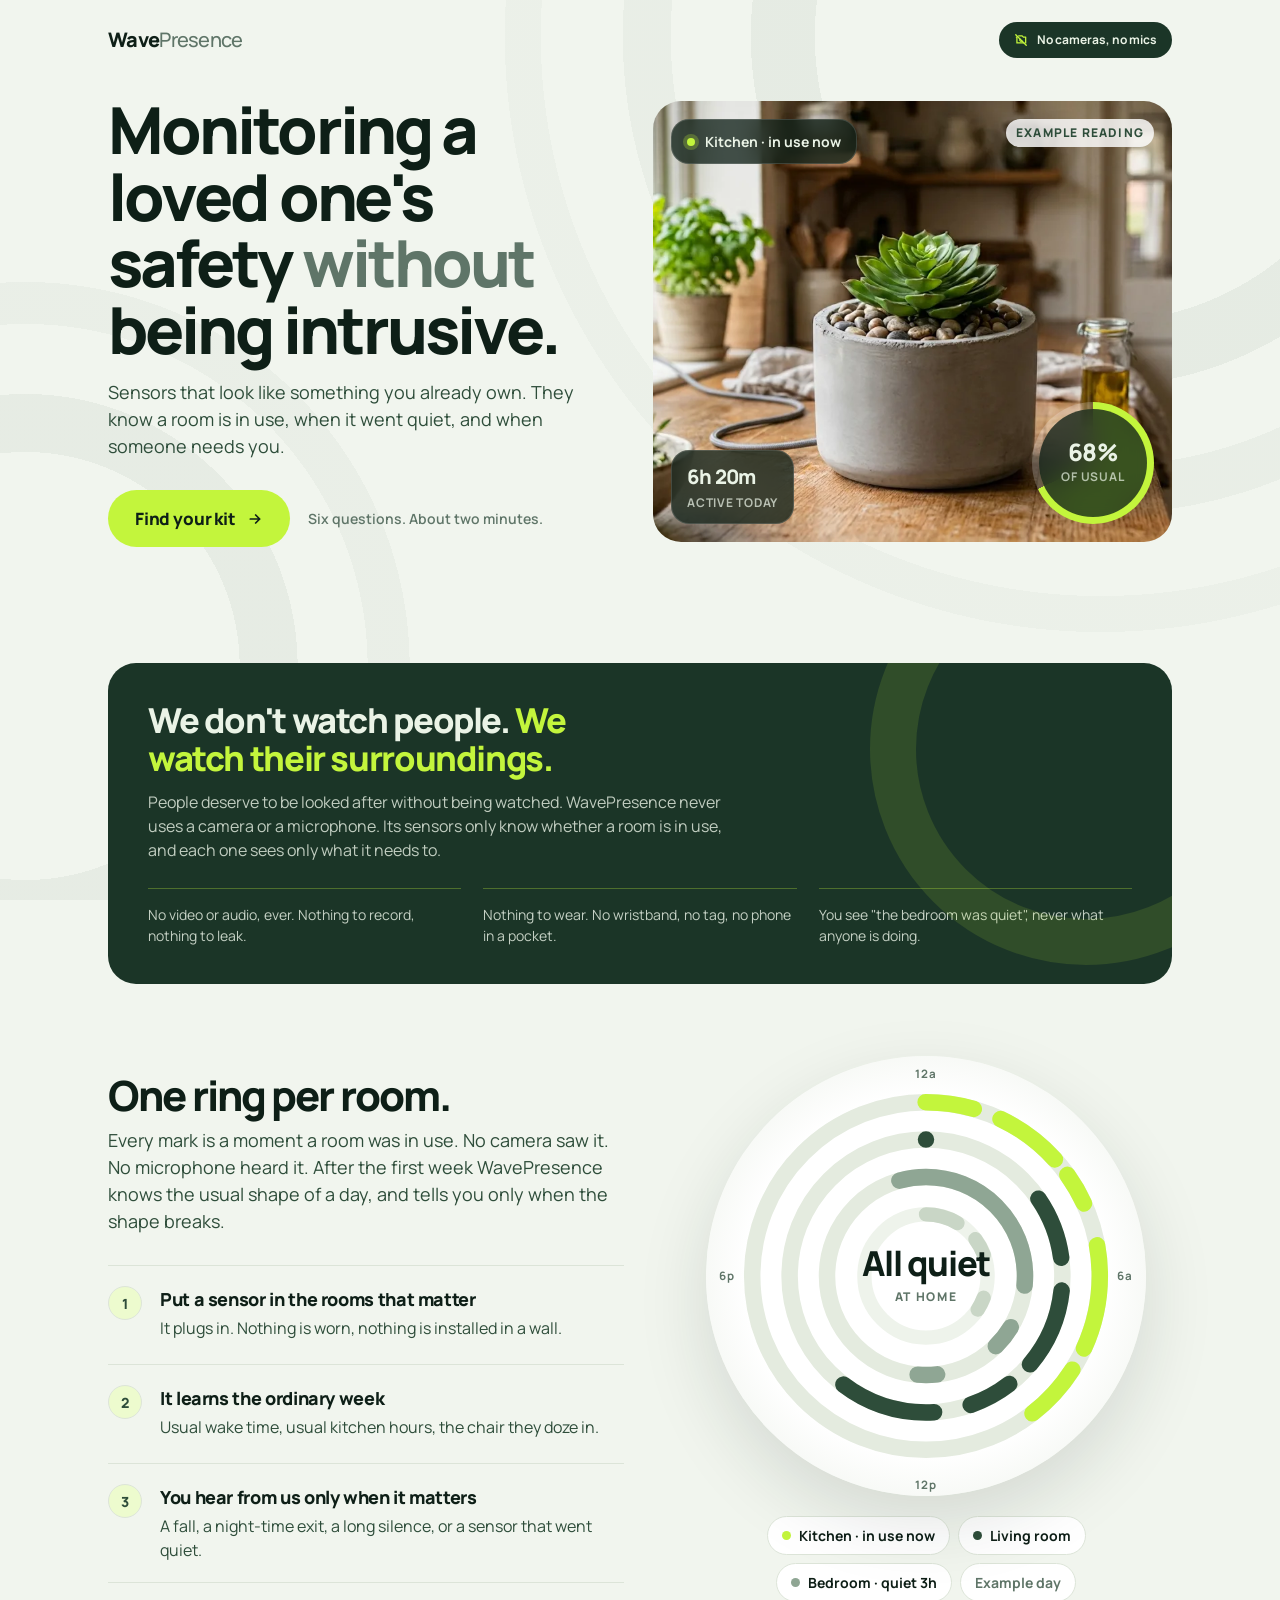
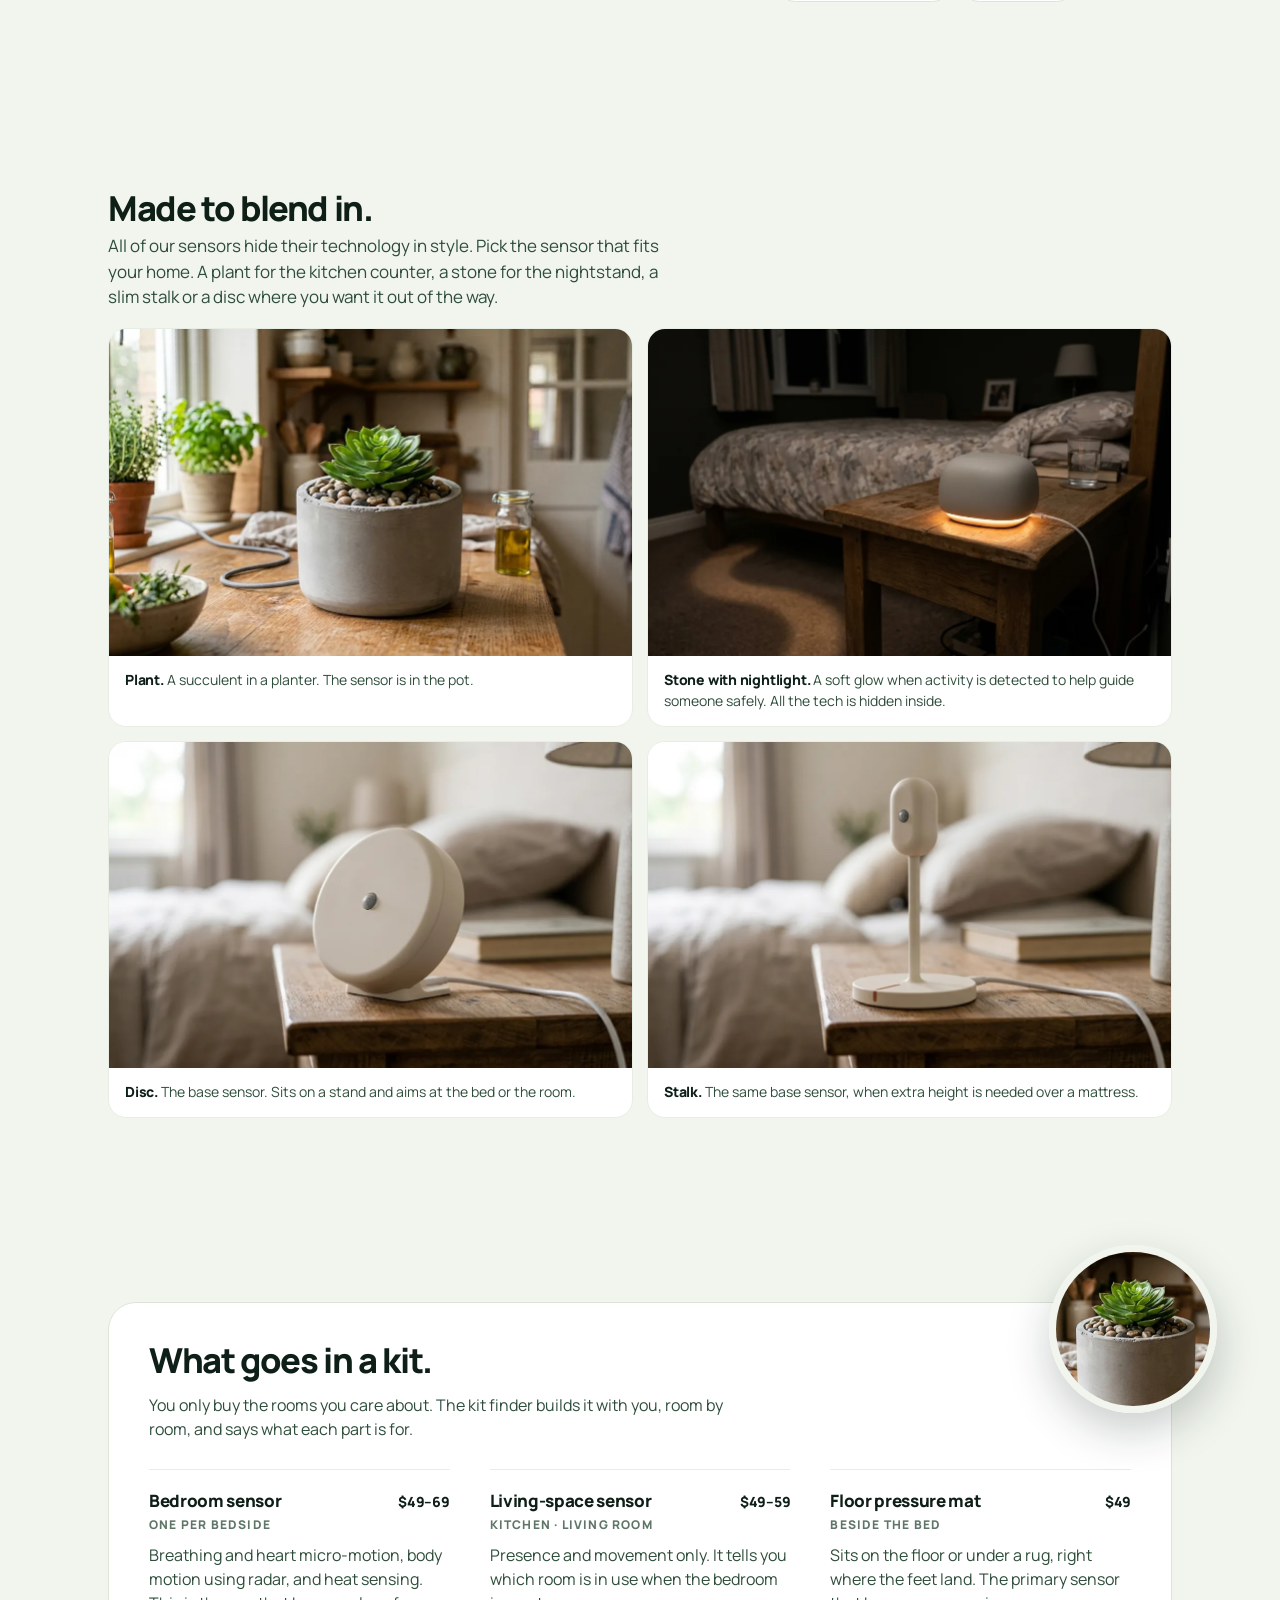
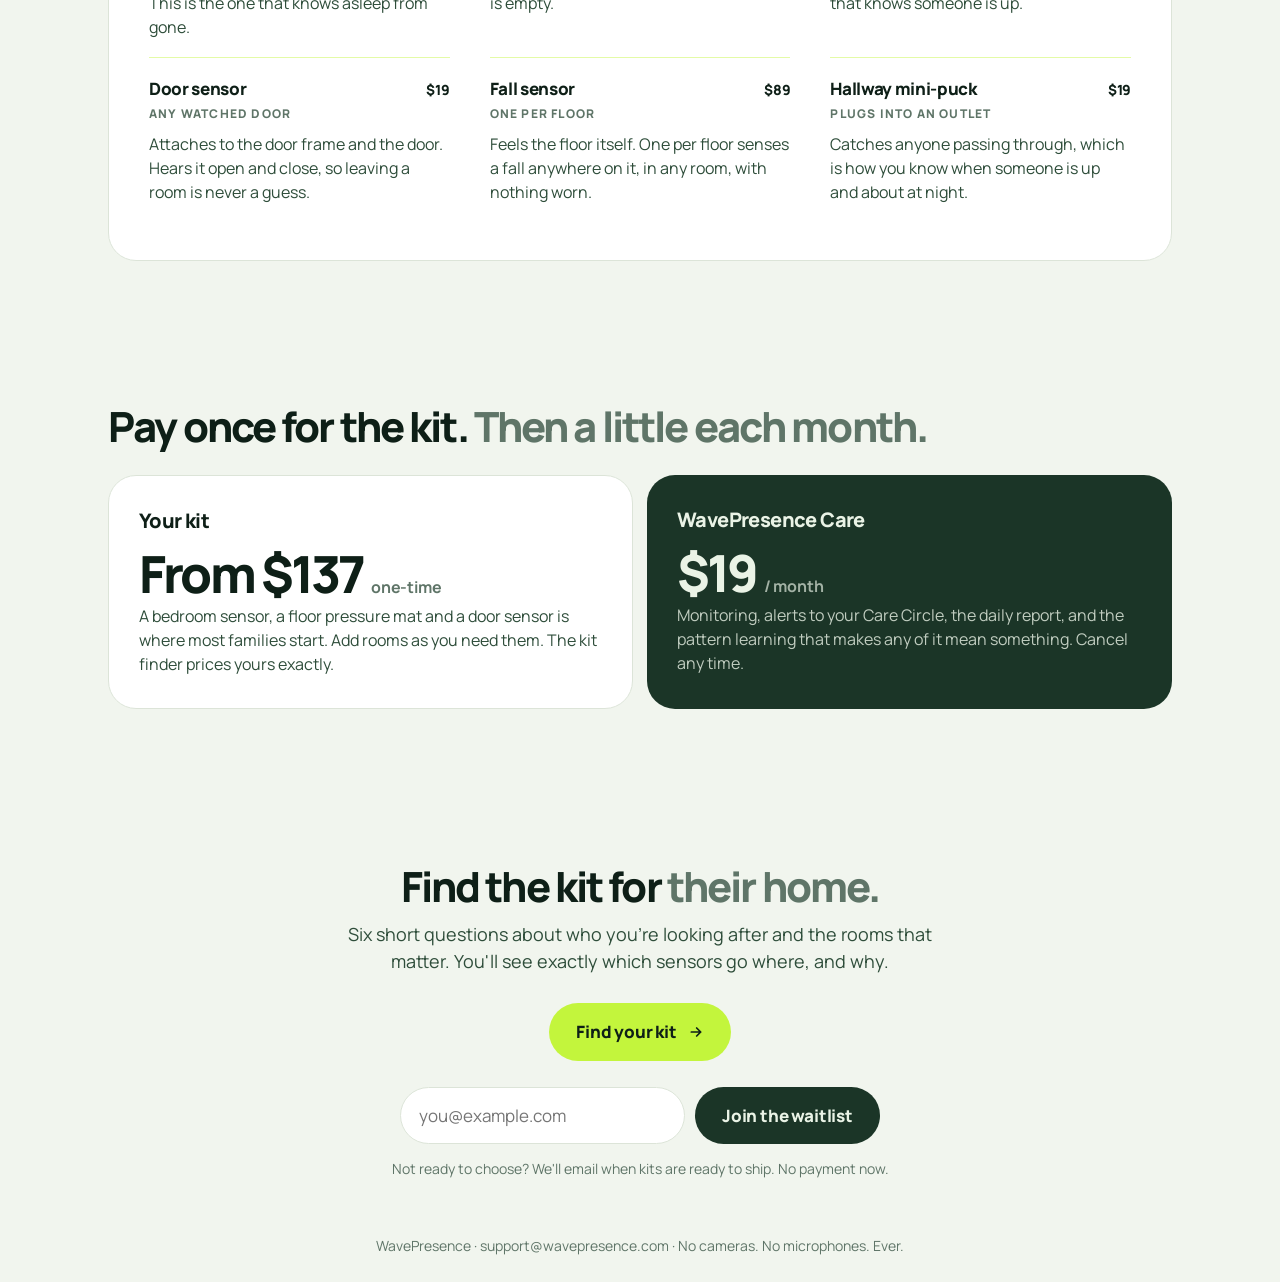
<file: index.html>
<!DOCTYPE html>
<html lang="en">
<head>
<meta charset="UTF-8" />
<meta name="viewport" content="width=device-width, initial-scale=1.0" />
<title>WavePresence — Monitoring a loved one's safety without being intrusive</title>
<meta name="description" content="Sensors that know a room is in use, when it went quiet, and when someone needs you. No cameras. No microphones. Nothing to wear." />
<link rel="preconnect" href="https://fonts.googleapis.com">
<link rel="preconnect" href="https://fonts.gstatic.com" crossorigin>
<link rel="stylesheet" href="assets/organic.css">
<link href="https://fonts.googleapis.com/css2?family=Manrope:wght@400;500;600;700;800&display=swap" rel="stylesheet">
<style>
  /* Page-specific: the landing page. Shared world lives in /assets/organic.css. */
  .wrap { max-width: 1120px; margin: 0 auto; padding: 0 28px; }
  header.site { max-width: 1120px; padding: 22px 28px; }
  section { padding: 72px 0; }
  @media (max-width: 760px) { section { padding: 52px 0; } }

  /* Hero */
  .hero { display: grid; grid-template-columns: 1fr 1.06fr; gap: 56px; align-items: center; padding: 16px 0 76px; }
  @media (max-width: 900px) { .hero { grid-template-columns: 1fr; gap: 34px; padding-bottom: 48px; } }
  .hero h1 { font-size: clamp(2.5rem, 6vw, 4.05rem); }
  .hero .lede { font-size: 18px; max-width: 46ch; }
  .shot { position: relative; border-radius: var(--r-lg); overflow: hidden; aspect-ratio: 4/3.4; background: var(--ground-2); }
  .shot img { width: 100%; height: 100%; object-fit: cover; display: block; }
  .float { position: absolute; display: flex; align-items: center; gap: 10px; padding: 11px 15px;
    font-size: 14px; font-weight: 700; }
  .float i { width: 8px; height: 8px; border-radius: 50%; background: var(--lime); flex: none;
    box-shadow: 0 0 0 4px rgba(195,245,60,.25); }
  .f1 { top: 18px; left: 18px; }
  .f2 { bottom: 18px; left: 18px; flex-direction: column; align-items: flex-start; gap: 2px; }
  .f2 b { font-size: 20px; font-weight: 800; letter-spacing: -.03em; }
  .f2 span { font-size: 12px; color: rgba(234,243,230,.72); font-weight: 700; letter-spacing: .06em; }
  .ring { position: absolute; right: 18px; bottom: 18px; width: 122px; height: 122px; border-radius: 50%;
    display: grid; place-items: center; padding: 7px;
    background: conic-gradient(var(--lime) 0 68%, rgba(255,255,255,.22) 68% 100%); }
  .ring > div { width: 100%; height: 100%; border-radius: 50%; background: var(--glass);
    backdrop-filter: blur(14px); -webkit-backdrop-filter: blur(14px);
    display: grid; place-items: center; align-content: center; color: #EAF3E6; text-align: center; }
  .ring b { font-size: 24px; font-weight: 800; letter-spacing: -.04em; line-height: 1; }
  .ring span { font-size: 12px; font-weight: 700; color: rgba(234,243,230,.7); margin-top: 4px; letter-spacing: .07em; }
  .demo-note { position: absolute; top: 18px; right: 18px; font-size: 12px; font-weight: 800;
    letter-spacing: .1em; padding: 5px 10px; border-radius: 999px;
    background: rgba(255,255,255,.82); color: var(--ink-2); }
  .hero-actions { display: flex; align-items: center; gap: 18px; flex-wrap: wrap; margin-top: 28px; }
  .hero-actions .side { font-size: 14px; color: var(--ink-3); font-weight: 600; }

  /* How it works */
  .how { display: grid; grid-template-columns: 1.05fr 1fr; gap: 56px; align-items: center; }
  @media (max-width: 900px) { .how { grid-template-columns: 1fr; gap: 34px; } }
  .steps { list-style: none; display: grid; gap: 4px; margin-top: 26px; }
  .steps li { display: grid; grid-template-columns: auto 1fr; gap: 18px; padding: 20px 0;
    border-top: 1px solid var(--line); }
  .steps li:last-child { border-bottom: 1px solid var(--line); }
  /* An ordinal is not a live reading. Lime-wash is the field, not the signal. */
  .steps .n { width: 34px; height: 34px; border-radius: 50%; background: var(--lime-wash);
    color: var(--ink-2); border: 1.5px solid var(--line); display: grid; place-items: center;
    font-weight: 800; font-size: 14px; }
  .steps b { display: block; font-weight: 800; letter-spacing: -.02em; font-size: 18px; margin-bottom: 3px; }
  .steps p { color: var(--ink-2); font-size: 16px; }
  .dial { position: relative; width: 100%; max-width: 440px; justify-self: center; aspect-ratio: 1;
    border-radius: 50%; background: radial-gradient(circle at 50% 50%, var(--paper) 0 58%, var(--ground-2) 100%);
    box-shadow: 0 26px 70px rgba(20,40,28,.13); }
  .dial svg { width: 100%; height: 100%; display: block; }
  .dial .mid { position: absolute; inset: 0; display: grid; place-content: center; text-align: center; }
  .dial .mid b { display: block; font-size: clamp(1.5rem, 4.4vw, 2.15rem); font-weight: 800; letter-spacing: -.04em; line-height: 1; }
  .dial .mid span { display: block; font-size: 12px; font-weight: 800; letter-spacing: .14em; color: var(--ink-3); margin-top: 8px; }
  .dialcol { justify-self: center; width: 100%; max-width: 440px; }
  .dial { max-width: none; }
  .legend { display: flex; flex-wrap: wrap; gap: 8px; margin-top: 20px; justify-content: center; }
  .lg { display: inline-flex; align-items: center; gap: 8px; font-size: 14px; font-weight: 700;
    background: var(--paper); padding: 8px 14px; border-radius: 999px; border: 1px solid var(--line); }
  .lg i { width: 9px; height: 9px; border-radius: 50%; display: block; }

  /* Kit contents — pale ground, lime hairlines, a photo breaking its edge.
     Moss is reserved for the privacy claim, so it keeps its stopping power. */
  .kitband { background: var(--paper); color: var(--ink); border: 1px solid var(--line);
    overflow: visible; padding-right: 40px; position: relative; }
  .kitband::after { display: none; }
  /* organic.css's .band li sets near-white for the moss slab; on this pale
     slab every text role has to be taken back explicitly. */
  .kitband strong { color: var(--ink); }
  .kitband p, .kitband li { color: var(--ink-2); }
  .kitband li b, .kitband li .pr { color: var(--ink); }
  /* Specificity note: .band ul in organic.css sets 3 columns; .band ul.kitlist
     takes that back so this list owns its own responsive steps. */
  .band ul.kitlist { list-style: none; display: grid; grid-template-columns: repeat(3, 1fr);
    gap: 0 40px; margin-top: 28px; position: relative; }
  @media (max-width: 1000px) { .band ul.kitlist { grid-template-columns: 1fr 1fr; gap: 0 34px; } }
  @media (max-width: 680px) { .band ul.kitlist { grid-template-columns: 1fr; } }
  /* A lime tint reads as structure; full-strength lime would outshine the one
     mark that means live. Same relationship as .band li in organic.css. */
  .kitlist li { padding: 18px 0; border-top: 1px solid rgba(195,245,60,.45); }
  .kitlist .hd { display: flex; align-items: baseline; justify-content: space-between; gap: 14px; }
  .kitlist b { font-weight: 800; letter-spacing: -.02em; font-size: 17px; }
  .kitlist .pr { font-weight: 800; letter-spacing: -.02em; white-space: nowrap; }
  .kitlist .rm { display: block; font-size: 12px; font-weight: 800; letter-spacing: .1em;
    text-transform: uppercase; color: var(--ink-3); margin-top: 3px; }
  .kitlist p { color: var(--ink-2); font-size: 16px; margin-top: 9px; max-width: 42ch; }
  .medallion { position: absolute; right: -46px; top: -58px; width: 168px; height: 168px;
    border-radius: 50%; overflow: hidden; margin: 0; border: 7px solid var(--ground);
    box-shadow: 0 18px 44px rgba(14,31,23,.22); }
  .medallion img { width: 100%; height: 100%; object-fit: cover; display: block; }
  @media (max-width: 1180px) { .medallion { right: -22px; top: -48px; width: 136px; height: 136px; } }
  @media (max-width: 680px) { .medallion { right: -14px; top: -40px; width: 96px; height: 96px; border-width: 5px; } }

  /* Pricing */
  .price-band { display: grid; grid-template-columns: 1fr 1fr; gap: 14px; margin-top: 28px; }
  @media (max-width: 700px) { .price-band { grid-template-columns: 1fr; } }
  .pc { border-radius: var(--r-lg); padding: 30px 30px 32px; }
  .pc.one { background: var(--paper); border: 1px solid var(--line); }
  .pc.sub { background: var(--moss); color: #EAF3E6; position: relative; }
  .pc h3 { font-size: 20px; font-weight: 800; letter-spacing: -.03em; position: relative; }
  .pc .big { font-size: clamp(2.4rem,5vw,3.2rem); font-weight: 800; letter-spacing: -.055em;
    line-height: 1; margin: 12px 0 4px; position: relative; }
  .pc .big small { font-size: 16px; font-weight: 700; letter-spacing: -.01em; color: var(--ink-3); }
  .pc.sub .big small { color: rgba(234,243,230,.66); }
  .pc p { font-size: 16px; color: var(--ink-2); position: relative; }
  .pc.sub p { color: rgba(234,243,230,.8); }

  /* Close */
  .close { text-align: center; padding: 84px 0 30px; }
  .close h2 { max-width: 18ch; margin: 0 auto 14px; }
  .close .lede { margin: 0 auto 28px; text-align: center; }
  .wl { display: flex; gap: 10px; flex-wrap: wrap; justify-content: center; max-width: 480px; margin: 26px auto 0; }
  .wl input { flex: 1 1 240px; padding: 15px 18px; border: 1.5px solid var(--line);
    border-radius: 999px; background: var(--paper); outline: none; }
  .wl input:focus { border-color: var(--ink-2); box-shadow: 0 0 0 4px rgba(195,245,60,.4); }
  .wl input[aria-invalid="true"] { border-color: #A8452B; }
  .wl-note { font-size: 14px; color: var(--ink-3); margin-top: 14px; }
</style>
</head>
<body>
<!--
  DIRECTION CONTRACT — organic tech (WavePresence)
  THESIS: Care technology that disappears into a home. Refuses the eldercare
    default of white clinical panels and blue "medical alert" chrome, and equally
    refuses the warm-parchment wellness page this site used to be.
  OWN-WORLD: Pale mint ground (#F1F5EE), deep moss slabs (#1B3527), one acid lime
    signal (#C3F53C) that means live/chosen and nothing else. Manrope 800 at tight
    tracking. Large radii, dark glass pills floating on real product photography,
    lime rings for live data. Recognizable with all content removed.
  STORY: A worried adult child sees objects they would keep on a counter, learns
    nothing is recorded, understands the mechanism in one dial, and goes to build a kit.
  FIRST VIEWPORT: Headline left, real kitchen photograph right carrying live glass
    readings and a lime ring; the lime "Find your kit" button under the headline.
  FORM: Brief-pinned by Rich (four "organic tech" reference frames) — no concept
    roll; direction chosen from three rendered comps, variant A of A/B/C.
  FINISH: unreviewed and undocumented is unfinished; this build ends with the finish review, the verdict, and DESIGN.md
-->

<header class="site">
  <a class="wordmark" href="/">Wave<em>Presence</em></a>
  <span class="privacy-pill" title="WavePresence uses no cameras and no microphones.">
    <svg viewBox="0 0 24 24" fill="none" stroke="currentColor" stroke-width="2.2" stroke-linecap="round" stroke-linejoin="round" aria-hidden="true"><path d="M3 3l18 18"/><path d="M10.5 10.5a2 2 0 0 0 3 3"/><path d="M8 5h6l2 2h4v10"/><path d="M4 7h1v10h12"/></svg>
    <span>No cameras, no mics</span>
  </span>
</header>

<div class="wrap">

  <!-- HERO -->
  <section class="hero">
    <div>
      <h1>Monitoring a loved one's safety <em>without</em> being intrusive.</h1>
      <p class="lede">Sensors that look like something you already own. They know a room is in use, when it went quiet, and when someone needs you.</p>
      <div class="hero-actions">
        <a class="btn" href="/start/">Find your kit <svg viewBox="0 0 24 24" fill="none" stroke="currentColor" stroke-width="2.6" stroke-linecap="round" stroke-linejoin="round" aria-hidden="true"><path d="M5 12h14M13 6l6 6-6 6"/></svg></a>
        <span class="side">Six questions. About two minutes.</span>
      </div>
    </div>
    <figure class="shot">
      <img src="assets/devices/plant.webp" alt="A WavePresence sensor hidden inside a planter on a kitchen counter" />
      <span class="demo-note">EXAMPLE READING</span>
      <span class="float glass f1"><i></i>Kitchen · in use now</span>
      <span class="float glass f2"><b>6h 20m</b><span>ACTIVE TODAY</span></span>
      <div class="ring"><div><b>68%</b><span>OF USUAL</span></div></div>
    </figure>
  </section>

  <!-- PRIVACY -->
  <div class="band">
    <strong>We don't watch people. <em>We watch their surroundings.</em></strong>
    <p>People deserve to be looked after without being watched. WavePresence never uses a camera or a microphone. Its sensors only know whether a room is in use, and each one sees only what it needs to.</p>
    <ul>
      <li>No video or audio, ever. Nothing to record, nothing to leak.</li>
      <li>Nothing to wear. No wristband, no tag, no phone in a pocket.</li>
      <li>You see "the bedroom was quiet", never what anyone is doing.</li>
    </ul>
  </div>

  <!-- HOW IT WORKS -->
  <section class="how">
    <div>
      <h2>One ring per room.</h2>
      <p class="lede">Every mark is a moment a room was in use. No camera saw it. No microphone heard it. After the first week WavePresence knows the usual shape of a day, and tells you only when the shape breaks.</p>
      <ol class="steps">
        <li><span class="n">1</span><div><b>Put a sensor in the rooms that matter</b><p>It plugs in. Nothing is worn, nothing is installed in a wall.</p></div></li>
        <li><span class="n">2</span><div><b>It learns the ordinary week</b><p>Usual wake time, usual kitchen hours, the chair they doze in.</p></div></li>
        <li><span class="n">3</span><div><b>You hear from us only when it matters</b><p>A fall, a night-time exit, a long silence, or a sensor that went quiet.</p></div></li>
      </ol>
    </div>
    <div class="dialcol">
    <div class="dial" role="img" aria-label="Example: four rings, one per room, showing when each room was in use across a day">
      <svg viewBox="0 0 400 400">
        <g transform="rotate(-90 200 200)" fill="none" stroke-linecap="round">
          <circle cx="200" cy="200" r="158" stroke="#E4EBDF" stroke-width="15"/>
          <circle cx="200" cy="200" r="158" stroke="#C3F53C" stroke-width="15" stroke-dasharray="44 26 62 18 30 40 96 22 54 600"/>
          <circle cx="200" cy="200" r="124" stroke="#E4EBDF" stroke-width="15"/>
          <circle cx="200" cy="200" r="124" stroke="#2E4D3A" stroke-width="15" stroke-dasharray="0 120 58 30 74 26 40 34 88 400"/>
          <circle cx="200" cy="200" r="90" stroke="#E4EBDF" stroke-width="15"/>
          <circle cx="200" cy="200" r="90" stroke="#8FA694" stroke-width="15" stroke-dasharray="150 40 22 60 18 250"/>
          <circle cx="200" cy="200" r="56" stroke="#EEF3EB" stroke-width="13"/>
          <circle cx="200" cy="200" r="56" stroke="#C9D6C6" stroke-width="13" stroke-dasharray="30 22 16 40 12 300"/>
        </g>
        <g font-family="Manrope" font-size="10.5" font-weight="700" fill="#5F7568" letter-spacing=".08em">
          <text x="200" y="20" text-anchor="middle">12a</text>
          <text x="388" y="204" text-anchor="end">6a</text>
          <text x="200" y="394" text-anchor="middle">12p</text>
          <text x="12" y="204">6p</text>
        </g>
      </svg>
      <div class="mid"><b>All quiet</b><span>AT HOME</span></div>
    </div>
    <div class="legend">
      <span class="lg"><i style="background:var(--lime)"></i>Kitchen · in use now</span>
      <span class="lg"><i style="background:var(--ink-2)"></i>Living room</span>
      <span class="lg"><i style="background:var(--ink-4)"></i>Bedroom · quiet 3h</span>
      <span class="lg" style="color:var(--ink-3)">Example day</span>
    </div>
    </div>
  </section>

  <!-- BLEND IN -->
  <section>
    <h2 class="gallery-title">Made to blend in.</h2>
    <p class="gallery-lede">All of our sensors hide their technology in style. Pick the sensor that fits your home. A plant for the kitchen counter, a stone for the nightstand, a slim stalk or a disc where you want it out of the way.</p>
    <div class="gallery">
      <figure><img src="assets/devices/plant.webp" alt="A concrete planter with a succulent on a kitchen counter, with a sensor inside" /><figcaption><b>Plant.</b> A succulent in a planter. The sensor is in the pot.</figcaption></figure>
      <figure><img src="assets/devices/stone.webp" alt="A smooth grey stone sensor glowing softly on a nightstand at night" /><figcaption><b>Stone with nightlight.</b> A soft glow when activity is detected to help guide someone safely. All the tech is hidden inside.</figcaption></figure>
      <figure><img src="assets/devices/disc.webp" alt="A round cream disc sensor on a wooden nightstand beside a bed" /><figcaption><b>Disc.</b> The base sensor. Sits on a stand and aims at the bed or the room.</figcaption></figure>
      <figure><img src="assets/devices/wand.webp" alt="A slim cream sensor on a stalk and round base on a nightstand" /><figcaption><b>Stalk.</b> The same base sensor, when extra height is needed over a mattress.</figcaption></figure>
    </div>
  </section>

  <!-- WHAT GOES IN A KIT -->
  <section>
    <div class="band kitband">
      <strong>What goes in a kit.</strong>
      <p>You only buy the rooms you care about. The kit finder builds it with you, room by room, and says what each part is for.</p>
      <ul class="kitlist">
        <li><span class="hd"><b>Bedroom sensor</b><span class="pr">$49&ndash;69</span></span><span class="rm">One per bedside</span>
          <p>Breathing and heart micro-motion, body motion using radar, and heat sensing. This is the one that knows asleep from gone.</p></li>
        <li><span class="hd"><b>Living-space sensor</b><span class="pr">$49&ndash;59</span></span><span class="rm">Kitchen &middot; living room</span>
          <p>Presence and movement only. It tells you which room is in use when the bedroom is empty.</p></li>
        <li><span class="hd"><b>Floor pressure mat</b><span class="pr">$49</span></span><span class="rm">Beside the bed</span>
          <p>Sits on the floor or under a rug, right where the feet land. The primary sensor that knows someone is up.</p></li>
        <li><span class="hd"><b>Door sensor</b><span class="pr">$19</span></span><span class="rm">Any watched door</span>
          <p>Attaches to the door frame and the door. Hears it open and close, so leaving a room is never a guess.</p></li>
        <li><span class="hd"><b>Fall sensor</b><span class="pr">$89</span></span><span class="rm">One per floor</span>
          <p>Feels the floor itself. One per floor senses a fall anywhere on it, in any room, with nothing worn.</p></li>
        <li><span class="hd"><b>Hallway mini-puck</b><span class="pr">$19</span></span><span class="rm">Plugs into an outlet</span>
          <p>Catches anyone passing through, which is how you know when someone is up and about at night.</p></li>
      </ul>
      <figure class="medallion"><img src="assets/devices/plant-round.webp" alt="The succulent that hides a WavePresence sensor" /></figure>
    </div>
  </section>

  <!-- PRICING -->
  <section>
    <h2>Pay once for the kit. <em>Then a little each month.</em></h2>
    <div class="price-band">
      <div class="pc one">
        <h3>Your kit</h3>
        <div class="big">From $137 <small>one-time</small></div>
        <p>A bedroom sensor, a floor pressure mat and a door sensor is where most families start. Add rooms as you need them. The kit finder prices yours exactly.</p>
      </div>
      <div class="pc sub">
        <h3>WavePresence Care</h3>
        <div class="big">$19 <small>/ month</small></div>
        <p>Monitoring, alerts to your Care Circle, the daily report, and the pattern learning that makes any of it mean something. Cancel any time.</p>
      </div>
    </div>
  </section>

  <!-- CLOSE -->
  <section class="close">
    <h2>Find the kit for <em>their home.</em></h2>
    <p class="lede">Six short questions about who you're looking after and the rooms that matter. You'll see exactly which sensors go where, and why.</p>
    <a class="btn" href="/start/">Find your kit <svg viewBox="0 0 24 24" fill="none" stroke="currentColor" stroke-width="2.6" stroke-linecap="round" stroke-linejoin="round" aria-hidden="true"><path d="M5 12h14M13 6l6 6-6 6"/></svg></a>
    <form class="wl" novalidate onsubmit="return submitWaitlist(event,'final_cta')">
      <label class="sr" for="wl-email">Email</label>
      <input id="wl-email" type="email" name="email" placeholder="you@example.com" autocomplete="email" required />
      <button class="btn sage" type="submit">Join the waitlist</button>
    </form>
    <p class="error" id="wl-email-err">That email doesn't look right. Check it and try again.</p>
    <p class="error" id="wl-net-err">We couldn't save that. Check your connection and try again.</p>
    <p class="wl-note">Not ready to choose? We'll email when kits are ready to ship. No payment now.</p>
  </section>
</div>

<footer>WavePresence · support@wavepresence.com · No cameras. No microphones. Ever.</footer>

<script>
  /* One authored moment: sections settle into place on first sight.
     Content is visible without JS, under reduced motion, and if the observer
     never fires — a reveal that can strand content is worse than no reveal. */
  (function () {
    if (!('IntersectionObserver' in window)) return;
    if (window.matchMedia('(prefers-reduced-motion: reduce)').matches) return;
    var targets = [].slice.call(document.querySelectorAll(
      '.hero > div, .shot, .band, .how > div, .dialcol, .gallery figure, .pc, .close > *'));
    if (!targets.length) return;
    var reveal = function (el) { el.classList.add('in'); };
    targets.forEach(function (el, i) {
      el.classList.add('settle');
      el.style.transitionDelay = (i % 4) * 70 + 'ms';
    });
    var io = new IntersectionObserver(function (entries) {
      entries.forEach(function (e) { if (e.isIntersecting) { reveal(e.target); io.unobserve(e.target); } });
    }, { rootMargin: '0px 0px -8% 0px', threshold: 0.06 });
    targets.forEach(function (el) {
      var r = el.getBoundingClientRect();
      if (r.top < window.innerHeight) reveal(el); else io.observe(el);
    });
    // Failsafe: nothing stays hidden, whatever the observer does.
    setTimeout(function () { targets.forEach(reveal); io.disconnect(); }, 2500);
  })();

  const WAITLIST_ENDPOINT = 'https://wavepresence-api-develop.up.railway.app/waitlist';
  async function submitWaitlist(event, source) {
    event.preventDefault();
    const form = event.currentTarget;
    const input = form.querySelector('input[name="email"]');
    const button = form.querySelector('button');
    const email = input.value.trim();
    const emailErr = document.getElementById('wl-email-err');
    const netErr = document.getElementById('wl-net-err');
    emailErr.classList.remove('show'); netErr.classList.remove('show');
    input.removeAttribute('aria-invalid');
    if (!/^[^\s@]+@[^\s@]+\.[^\s@]+$/.test(email)) {
      input.setAttribute('aria-invalid','true'); emailErr.classList.add('show'); input.focus(); return false;
    }
    button.disabled = true; button.textContent = 'Saving…';
    try {
      const res = await fetch(WAITLIST_ENDPOINT, {
        method: 'POST', headers: { 'Content-Type': 'application/json' },
        body: JSON.stringify({ email, source })
      });
      if (!res.ok) throw new Error('bad status ' + res.status);
      form.innerHTML = '<p style="font-weight:700">Thank you. We\'ll email ' + email + ' when kits are ready.</p>';
    } catch (err) {
      button.disabled = false; button.textContent = 'Join the waitlist';
      netErr.classList.add('show');
    }
    return false;
  }
</script>
</body>
</html>
</file>
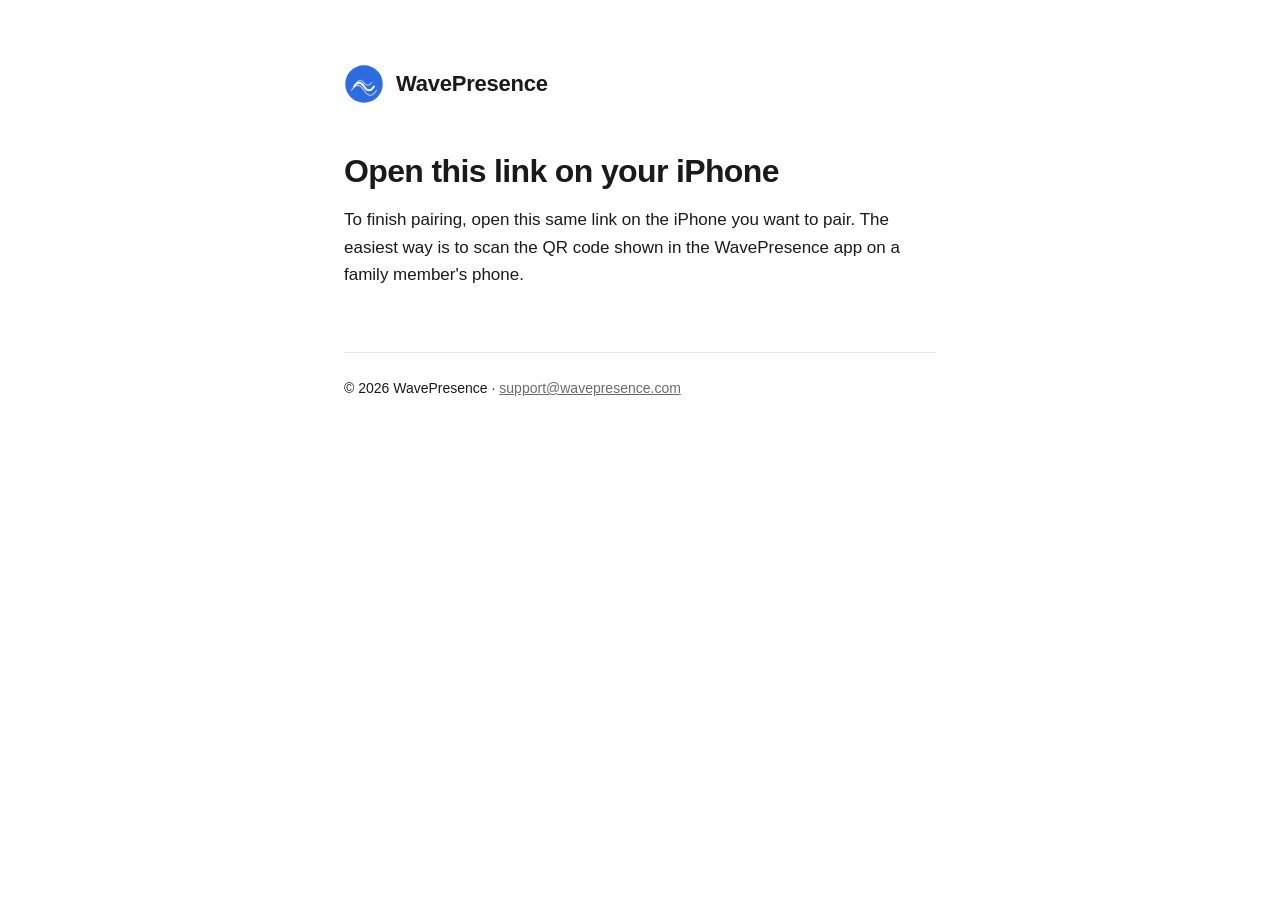
<file: pair/index.html>
<!DOCTYPE html>
<html lang="en">
<head>
  <meta charset="UTF-8">
  <meta name="viewport" content="width=device-width, initial-scale=1">
  <title>Pair your phone — WavePresence</title>
  <meta name="description" content="Pair your phone with WavePresence so your family knows you're home safe.">
  <link rel="icon" type="image/svg+xml" href="/assets/logo.svg">
  <link rel="stylesheet" href="/assets/styles.css">
</head>
<body>
  <main>
    <header class="brand">
      <svg xmlns="http://www.w3.org/2000/svg" viewBox="0 0 64 64" fill="none"><circle cx="32" cy="32" r="30" fill="currentColor"/><path d="M16 36 Q24 24 32 36 T48 36" stroke="white" stroke-width="3" stroke-linecap="round" fill="none"/><path d="M12 42 Q22 26 32 42 T52 42" stroke="white" stroke-width="2" stroke-linecap="round" stroke-opacity="0.6" fill="none"/><path d="M20 30 Q26 22 32 30 T44 30" stroke="white" stroke-width="2" stroke-linecap="round" stroke-opacity="0.6" fill="none"/></svg>
      <span class="wordmark">WavePresence</span>
    </header>

    <noscript>
      <h1>Please open this link in Safari on your iPhone</h1>
      <p>JavaScript is required to finish pairing. The easiest way is to scan the QR code in the WavePresence app with your iPhone Camera.</p>
    </noscript>

    <div id="ios-message" style="display:none">
      <h1>Opening the WavePresence App Clip…</h1>
      <p class="muted">If nothing happens in a few seconds, you can also open this link by scanning the original QR code with your iPhone Camera.</p>
    </div>

    <div id="android-message" style="display:none">
      <h1>Coming soon to Google Play</h1>
      <p>WavePresence for Android is in development. We'll let you know the moment it lands.</p>
      <a class="cta" href="mailto:support@wavepresence.com?subject=Notify%20me%20when%20WavePresence%20Android%20launches">Notify me when it's ready</a>
    </div>

    <div id="desktop-message" style="display:none">
      <h1>Open this link on your iPhone</h1>
      <p>To finish pairing, open this same link on the iPhone you want to pair. The easiest way is to scan the QR code shown in the WavePresence app on a family member's phone.</p>
      <p class="muted" id="desktop-name-hint"></p>
    </div>

    <footer>
      <p>© 2026 WavePresence · <a href="mailto:support@wavepresence.com">support@wavepresence.com</a></p>
    </footer>
  </main>

  <script>
    (function () {
      var params = new URLSearchParams(window.location.search);
      var personId = params.get('person_id') || '';
      var profileId = params.get('profile_id') || '';
      var name = params.get('name') || '';

      var ua = navigator.userAgent || '';
      var isIOS = /iPad|iPhone|iPod/.test(ua) && !window.MSStream;
      var isAndroid = /android/i.test(ua);

      function show(id) {
        var el = document.getElementById(id);
        if (el) el.style.display = 'block';
      }

      if (isIOS) {
        show('ios-message');
        // Belt-and-suspenders fallback: AASA association should normally
        // surface the App Clip card directly when Camera scans the QR. If
        // the user got here some other way (Messages share, Safari paste),
        // forward to Apple's hosted App Clip launcher.
        var appClipUrl = 'https://appclip.apple.com/id'
          + '?p=com.wavepresence.app.Clip'
          + '&person_id=' + encodeURIComponent(personId)
          + '&profile_id=' + encodeURIComponent(profileId)
          + '&name=' + encodeURIComponent(name);
        // Use a small delay so the "Opening…" message has a chance to render
        // before the navigation. 250ms is imperceptible but enough for paint.
        setTimeout(function () {
          window.location.replace(appClipUrl);
        }, 250);
      } else if (isAndroid) {
        show('android-message');
      } else {
        show('desktop-message');
        if (name) {
          var hint = document.getElementById('desktop-name-hint');
          if (hint) hint.textContent = "You're pairing " + name + "'s phone.";
        }
      }
    })();
  </script>
</body>
</html>
</file>
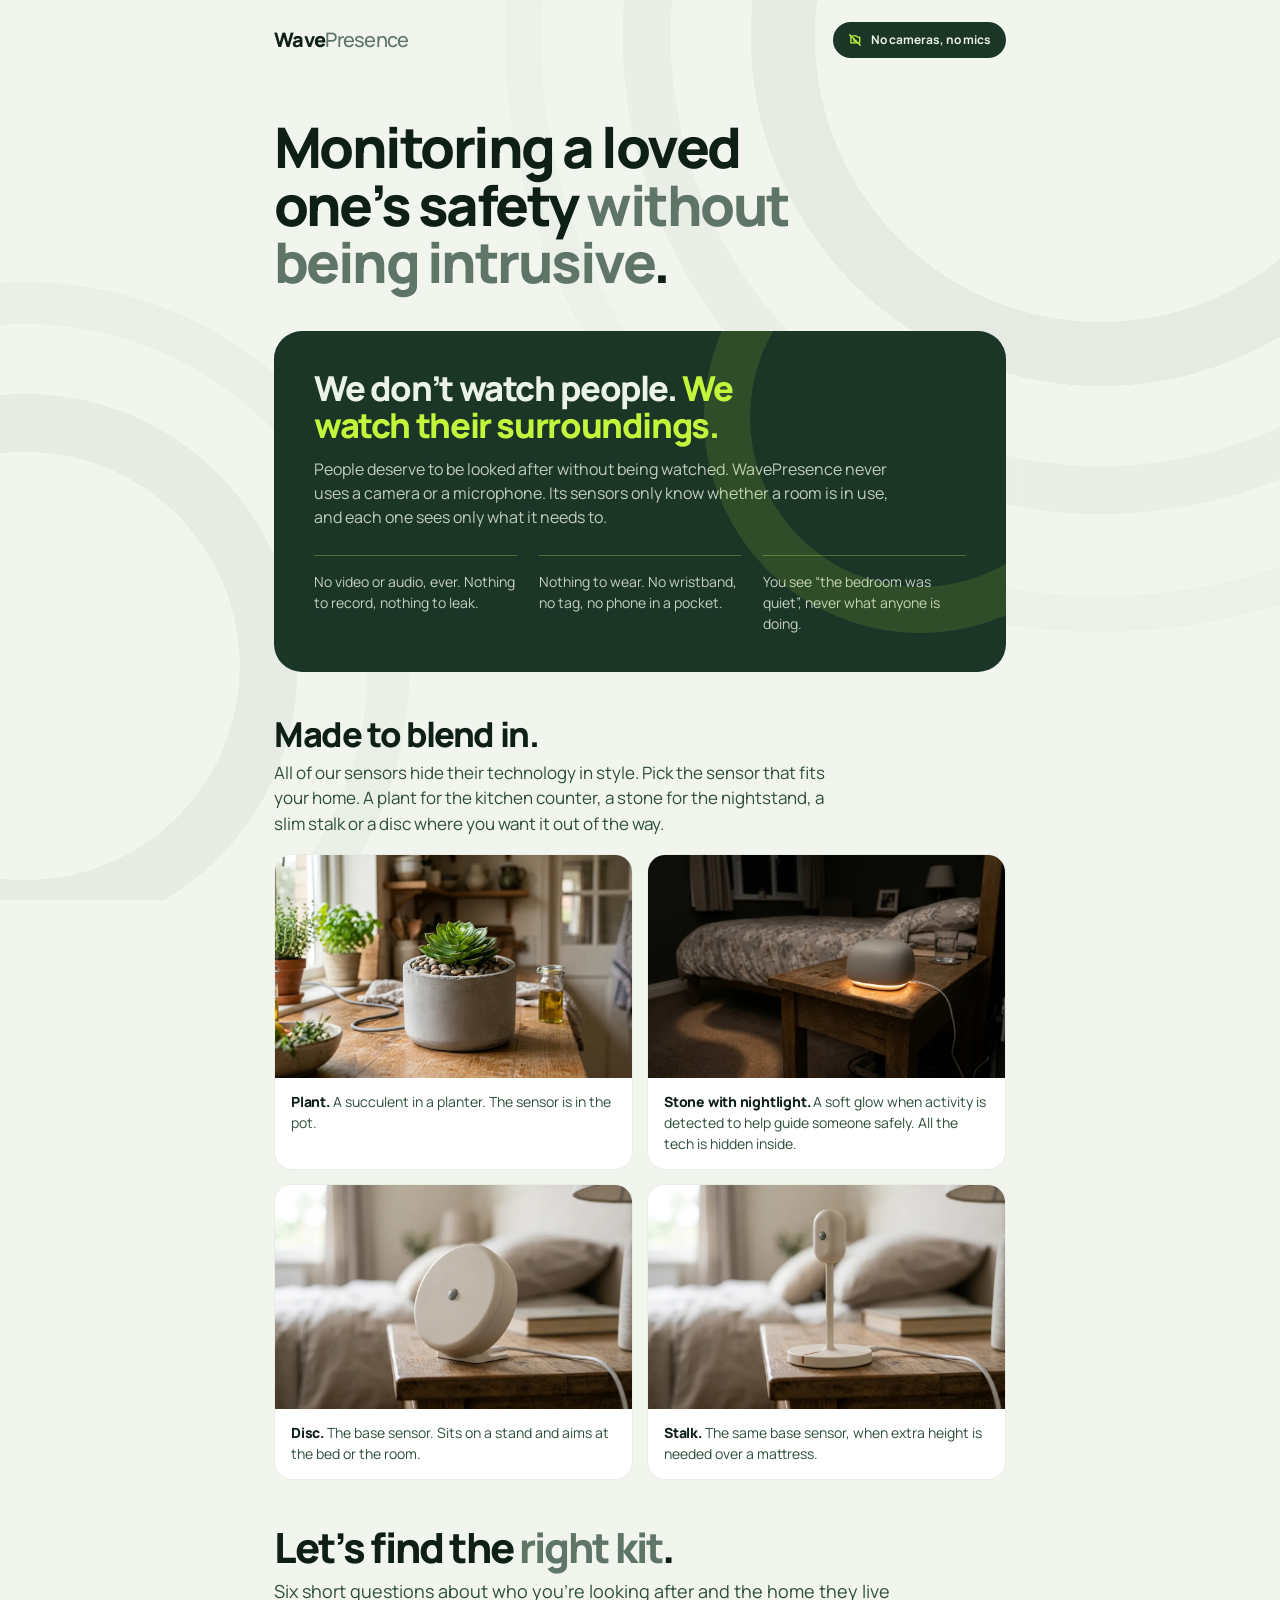
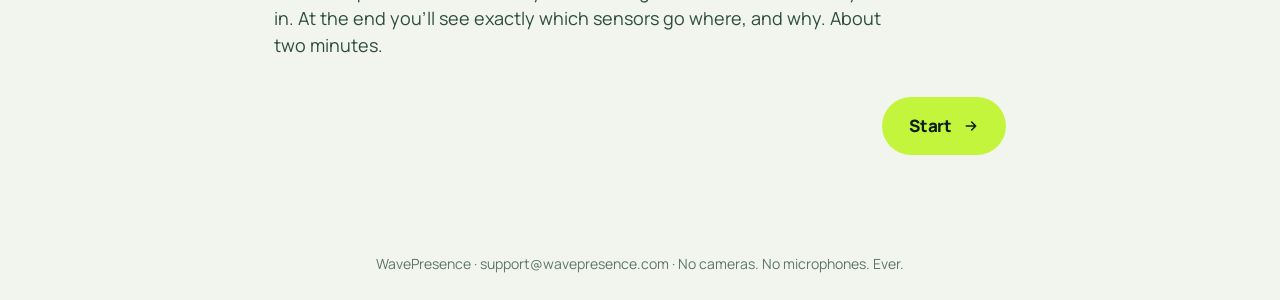
<file: start/index.html>
<!DOCTYPE html>
<html lang="en">
<head>
<meta charset="UTF-8" />
<meta name="viewport" content="width=device-width, initial-scale=1.0" />
<title>Find your kit — WavePresence</title>
<meta name="description" content="Answer a few questions about who you're looking after. We'll put together the right WavePresence kit. No cameras, no microphones, ever." />
<link rel="preconnect" href="https://fonts.googleapis.com">
<link rel="preconnect" href="https://fonts.gstatic.com" crossorigin>
<link rel="stylesheet" href="../assets/organic.css">
<link href="https://fonts.googleapis.com/css2?family=Manrope:wght@400;500;600;700;800&display=swap" rel="stylesheet">
<style>
  /* Page-specific: the seven-step kit finder. Shared world lives in /assets/organic.css. */
  body { min-height: 100vh; display: flex; flex-direction: column; }
  main { flex: 1; width: 100%; max-width: 780px; margin: 0 auto; padding: 22px 24px 72px; position: relative; }

  .progress { max-width: 780px; width: 100%; margin: 0 auto; padding: 0 24px 10px;
    display: flex; gap: 7px; align-items: center; height: 16px; }
  .progress span { display: block; flex: 1 1 0; height: 4px; background: var(--line);
    border-radius: 999px; transition: background 240ms ease, box-shadow 240ms ease; }
  .progress span.is-done { background: var(--ink-2); }
  .progress span.is-now { background: var(--lime); height: 7px; box-shadow: 0 0 0 3px rgba(195,245,60,.28); }

  .step { display: none; }
  .step.active { display: block; animation: rise 460ms cubic-bezier(0.16,1,0.3,1); }
  @keyframes rise { from { opacity: 0; transform: translateY(16px); } to { opacity: 1; transform: none; } }
  @media (prefers-reduced-motion: reduce) {
    .step.active { animation: none; } .progress span { transition: none; }
  }

  .field { margin-bottom: 24px; }
  .field label { display: block; font-weight: 700; margin-bottom: 9px; letter-spacing: -.01em; }
  .field input[type="text"], .field input[type="email"] {
    width: 100%; padding: 15px 17px; border: 1.5px solid var(--line); border-radius: var(--r-sm);
    background: var(--paper); outline: none; transition: border-color 160ms ease, box-shadow 160ms ease;
  }
  .field input:focus { border-color: var(--ink-2); box-shadow: 0 0 0 4px rgba(195,245,60,.45); }

  .choices { display: grid; gap: 10px; }
  .choices.cols { grid-template-columns: repeat(auto-fit, minmax(150px, 1fr)); }
  .choice {
    display: flex; align-items: flex-start; gap: 14px; text-align: left; width: 100%;
    padding: 17px 19px; border: 1.5px solid var(--line); border-radius: var(--r-md);
    background: var(--paper); cursor: pointer;
    transition: border-color 160ms ease, background 160ms ease, box-shadow 160ms ease;
  }
  .choice:focus-visible { outline: 3px solid var(--lime); outline-offset: 2px; }
  .choice[aria-checked="true"] { border-color: var(--ink-2); background: var(--lime-wash); }
  .choice[aria-disabled="true"] { cursor: default; }
  .choice .mark {
    flex: none; width: 22px; height: 22px; border-radius: 50%; border: 1.5px solid var(--ink-4);
    margin-top: 2px; display: grid; place-items: center; background: var(--paper);
  }
  .choice[data-kind="check"] .mark { border-radius: 7px; }
  .choice .mark svg { width: 14px; height: 14px; opacity: 0; transition: opacity 120ms ease; }
  .choice[aria-checked="true"] .mark { background: var(--lime); border-color: var(--ink-2); }
  .choice[aria-checked="true"] .mark svg { opacity: 1; }
  .choice > span:last-child { display: block; min-width: 0; }
  .choice .t { display: block; font-weight: 700; letter-spacing: -.015em; }
  .choice .d { display: block; color: var(--ink-2); font-size: 16px; margin-top: 3px; }
  /* The bathroom is where a buyer hesitates. Answer it in place. */
  .choice .d.note { font-size: 14px; color: var(--ink-2); margin-top: 7px;
    padding-top: 7px; border-top: 1px solid var(--line); }
  .choice[aria-checked="true"] .d.note { border-top-color: rgba(46,77,58,.22); }

  .stepper { display: inline-flex; align-items: center; border: 1.5px solid var(--line);
    border-radius: var(--r-sm); background: var(--paper); overflow: hidden; }
  .stepper button { width: 48px; height: 48px; border: 0; background: transparent; cursor: pointer;
    display: grid; place-items: center; color: var(--ink-2); }
  .stepper button svg { width: 16px; height: 16px; }
  .stepper output { min-width: 56px; text-align: center; font-weight: 800; font-size: 20px; }

  .rows { display: grid; gap: 8px; margin-top: 10px; }
  .row { display: flex; align-items: center; gap: 10px; padding: 11px 13px; border: 1px solid var(--line);
    border-radius: var(--r-sm); background: var(--paper); font-size: 16px; }
  .row .grow { flex: 1; }
  .row input[type="text"] { padding: 9px 11px; border: 1px solid var(--line);
    border-radius: 9px; background: var(--ground); }
  .row select { padding: 9px 11px; padding-right: 34px; background-position: right 10px center;
    background-size: 14px; border-radius: 9px; }
  .row .x { border: 0; background: transparent; cursor: pointer; color: var(--ink-3); padding: 6px;
    display: grid; place-items: center; }
  .row .x svg { width: 14px; height: 14px; }
  .add { border: 1.5px dashed var(--ink-4); background: transparent; border-radius: var(--r-sm);
    padding: 11px 15px; cursor: pointer; color: var(--ink-2); font-weight: 700; font-size: 16px; margin-top: 10px; }

  .nav { display: flex; align-items: center; justify-content: space-between; margin-top: 38px; gap: 16px; }

  /* Room photograph with a floating glass caption. */
  .hero-photo { position: relative; margin: 0 0 14px; border-radius: var(--r-lg); overflow: hidden;
    background: var(--ground-2); }
  .hero-photo img { display: block; width: 100%; aspect-ratio: 16/9; object-fit: cover; }
  .hero-photo figcaption { position: absolute; left: 14px; bottom: 14px; right: 14px;
    background: var(--glass); backdrop-filter: blur(14px); -webkit-backdrop-filter: blur(14px);
    color: #EAF3E6; border: 1px solid rgba(255,255,255,.14); border-radius: var(--r-sm);
    padding: 11px 15px; font-size: 14px; font-weight: 600; }
  @media (max-width: 560px) {
    .hero-photo { background: var(--moss); }
    .hero-photo figcaption { position: static; border: 0; border-radius: 0;
      backdrop-filter: none; -webkit-backdrop-filter: none; background: var(--moss); padding: 13px 16px 15px; }
  }

  .kit { display: grid; gap: 12px; margin: 18px 0; }
  .line { display: grid; grid-template-columns: auto auto 1fr auto; gap: 7px 14px; padding: 18px 20px;
    border: 1.5px solid var(--line); border-radius: var(--r-md); background: var(--paper); cursor: pointer;
    transition: background 160ms ease, border-color 160ms ease; }
  .line:focus-visible { outline: 3px solid var(--lime); outline-offset: 2px; }
  .line .box { width: 22px; height: 22px; border-radius: 7px; border: 1.5px solid var(--ink-4);
    background: var(--paper); display: grid; place-items: center; margin-top: 2px; }
  .line .box svg { width: 14px; height: 14px; opacity: 0; }
  .line[aria-checked="true"] { border-color: var(--ink-2); }
  .line[aria-checked="true"] .box { background: var(--lime); border-color: var(--ink-2); }
  .line[aria-checked="true"] .box svg { opacity: 1; }
  /* What it looks like, beside what it costs. Products without photography
     carry a drawn mark in the same grammar rather than a grey placeholder. */
  .line .thumb { width: 58px; height: 58px; border-radius: var(--r-sm); overflow: hidden; flex: none;
    background: var(--lime-wash); border: 1px solid var(--line); display: grid; place-items: center; }
  .line .thumb img { width: 100%; height: 100%; object-fit: cover; display: block; }
  .line .thumb svg { width: 30px; height: 30px; }
  .line[aria-checked="false"] .thumb { opacity: .72; }
  @media (max-width: 400px) { .line .thumb { width: 46px; height: 46px; border-radius: 9px; }
    .line .thumb svg { width: 24px; height: 24px; } }
  .line .name { font-weight: 800; letter-spacing: -.015em; }
  .line .room { color: var(--ink-3); font-size: 14px; font-weight: 700; letter-spacing: .01em; }
  .line .why { grid-column: 3 / -1; color: var(--ink-2); font-size: 16px; transition: color 160ms ease; }
  .line .price { text-align: right; font-weight: 800; white-space: nowrap; letter-spacing: -.02em; }
  .line .qty { color: var(--ink-3); font-size: 14px; text-align: right; font-weight: 600; }
  .line .qtyctl { grid-column: 3 / -1; display: inline-flex; align-items: center; margin-top: 6px;
    border: 1.5px solid var(--line); border-radius: var(--r-sm); background: var(--ground); width: max-content; }
  .line .qtyctl button { width: 42px; height: 40px; border: 0; background: transparent; cursor: pointer;
    display: grid; place-items: center; color: var(--ink-2); }
  .line .qtyctl button svg { width: 14px; height: 14px; }
  .line .qtyctl output { min-width: 34px; text-align: center; font-weight: 800; font-size: 16px; }
  .line .qtyctl .lbl { font-size: 12px; color: var(--ink-3); padding: 0 13px 0 5px; font-weight: 700; }
  .line[aria-checked="false"] .qtyctl { display: none; }
  .line .warn { grid-column: 3 / -1; font-size: 14px; color: #9A5A12; font-weight: 600; }
  .line .req { grid-column: 3 / -1; font-size: 14px; color: var(--ink-2); font-weight: 700; }
  .line .skip { grid-column: 3 / -1; font-size: 14px; color: var(--ink-3); }
  .line .off { grid-column: 3 / -1; font-size: 14px; color: var(--ink-3); font-weight: 700; display: none; }
  /* A promise, not an aside. Lime hairline so it reads as the brand speaking,
     and it keeps its colour when the line is left out — the privacy claim is
     the reason a buyer changes their mind back. */
  .line .note-line { grid-column: 3 / -1; margin-top: 10px; padding-left: 12px;
    border-left: 2px solid var(--lime); font-size: 14px; font-weight: 700; color: var(--ink-2); }
  /* Left out, not faded out. The off state is carried by the surface, the
     dashed edge, the empty box and the "Left out" line — never by dimming the
     copy a buyer needs in order to change their mind. */
  .line[aria-checked="false"] { background: var(--ground-2); border-style: dashed;
    border-color: var(--ink-4); }
  .line[aria-checked="false"] .name, .line[aria-checked="false"] .price,
  .line[aria-checked="false"] .qty, .line[aria-checked="false"] .room,
  .line[aria-checked="false"] .why, .line[aria-checked="false"] .skip { color: var(--ink-2); }
  .line[aria-checked="false"] .box { background: var(--paper); border-color: var(--ink-4); }
  .line[aria-checked="false"] .off { display: block; color: var(--ink-2); }
  .line[aria-disabled="true"] { cursor: default; background: var(--lime-wash); border-color: var(--ink-2); }
  .line[aria-disabled="true"] .box { background: var(--lime); border-color: var(--ink-2); }

  .total { display: flex; justify-content: space-between; align-items: baseline; padding: 16px 20px;
    border-top: 4px solid var(--lime); margin-top: 8px; }
  .total .amt { font-size: 34px; font-weight: 800; letter-spacing: -.05em; }
  .total .onetime { display: block; font-size: 12px; font-weight: 600; color: var(--ink-3); margin-top: 3px; }
  .total.sub { border-top: none; padding-top: 4px; }
  .total.sub .amt { font-size: 24px; }
  .total.sub .permo { font-size: 14px; font-weight: 600; color: var(--ink-3); }

  .sum { display: grid; grid-template-columns: 1fr auto; gap: 6px 16px; padding: 18px 20px;
    border: 1.5px solid var(--line); border-radius: var(--r-md); background: var(--paper); }
  .sum .r { font-weight: 800; letter-spacing: -.015em; }
  .sum .p { text-align: right; font-weight: 800; letter-spacing: -.02em; }
  /* What it buys comes before what is in the box. */
  .sum .assure { grid-column: 1 / -1; color: var(--ink-2); font-size: 16px; max-width: 62ch; }
  .sum .items { grid-column: 1 / -1; color: var(--ink-3); font-size: 14px; font-weight: 600;
    padding-top: 8px; border-top: 1px solid var(--line-soft); }
  .sum.empty { background: var(--ground-2); border-style: dashed; border-color: var(--ink-4); }

  .styles { display: grid; gap: 22px; margin: 18px 0 10px; }
  .styles .field { margin: 0; }
  /* Pick a shell by looking at it. A native select cannot show a photograph. */
  .picker { display: grid; grid-template-columns: repeat(4, 1fr); gap: 10px; }
  @media (max-width: 520px) { .picker { grid-template-columns: repeat(2, 1fr); } }
  .pick { padding: 0; border: 1.5px solid var(--line); border-radius: var(--r-md);
    background: var(--paper); cursor: pointer; overflow: hidden; text-align: left;
    display: block; width: 100%; transition: border-color 160ms ease, background 160ms ease; }
  .pick img { display: block; width: 100%; aspect-ratio: 1; object-fit: cover; }
  .pick .lab { display: block; padding: 9px 11px 11px; }
  .pick .lab b { display: block; font-weight: 800; font-size: 14px; letter-spacing: -.015em; }
  .pick .lab span { display: block; font-size: 12px; color: var(--ink-3); font-weight: 600; margin-top: 1px; }
  .pick[aria-checked="true"] { border-color: var(--ink-2); background: var(--lime-wash); }
  .pick[aria-checked="true"] .lab span { color: var(--ink-2); }
  .pick[aria-checked="true"] .lab b::after { content: " ✓"; color: var(--ink-2); }
  .pick:focus-visible { outline: 3px solid var(--lime); outline-offset: 2px; }
  .explain { display: grid; grid-template-columns: 1fr 1fr; gap: 14px; margin: 22px 0; }
  @media (max-width: 620px) { .explain { grid-template-columns: 1fr; } }
  .explain div { padding: 20px 22px; border-radius: var(--r-md); background: var(--ground-2);
    border: 1px solid var(--line-soft); font-size: 16px; }
  .explain h3 { font-size: 18px; font-weight: 800; letter-spacing: -.025em; margin-bottom: 7px; }
  .explain p { color: var(--ink-2); }
  .explain p.more { margin-top: 11px; color: var(--ink); font-weight: 600; }
  #kit-explain { grid-template-columns: 1fr; margin: 12px 0 22px; }
  #kit-explain:empty { display: none; margin: 0; }
  #kit-explain div { padding: 20px 22px; }

  .reserve { margin-top: 30px; padding: 26px; border-radius: var(--r-lg); background: var(--moss);
    color: #EAF3E6; position: relative; overflow: hidden; }
  .reserve::after { content: ""; position: absolute; right: -110px; bottom: -140px; width: 300px; height: 300px;
    border-radius: 50%; border: 42px solid rgba(195,245,60,.12); pointer-events: none; }
  .reserve h3 { font-size: 24px; font-weight: 800; letter-spacing: -.035em; margin-bottom: 7px; position: relative; }
  .reserve p { color: rgba(234,243,230,.8); font-size: 16px; margin-bottom: 16px; position: relative; }
  .reserve form { display: flex; gap: 10px; flex-wrap: wrap; position: relative; }
  .reserve input { flex: 1 1 240px; padding: 15px 18px; border: 1.5px solid rgba(234,243,230,.28);
    border-radius: 999px; background: rgba(255,255,255,.07); color: #EAF3E6; outline: none; }
  .reserve input::placeholder { color: rgba(234,243,230,.5); }
  .reserve input:focus { border-color: var(--lime); box-shadow: 0 0 0 4px rgba(195,245,60,.22); }
  .reserve .btn.sage { background: var(--lime); color: var(--ink); }
  .reserve .error { color: #FFD9A8; }

  .done { text-align: center; padding: 26px 0; }
  .done .tick { width: 68px; height: 68px; border-radius: 50%; background: var(--lime);
    display: grid; place-items: center; margin: 0 auto 20px; box-shadow: 0 0 0 10px rgba(195,245,60,.22); }
  .done .tick svg { width: 30px; height: 30px; color: var(--ink); }
  .done p { color: var(--ink-2); max-width: 52ch; margin: 0 auto 10px; }

@media (hover: hover) and (pointer: fine) {
  .choice:hover { border-color: var(--ink-4); }
  .stepper button:hover { background: var(--lime-wash); color: var(--ink); }
  .row .x:hover { color: #A8452B; }
  .add:hover { background: var(--lime-wash); border-color: var(--ink-2); }
  .line:hover { border-color: var(--ink-4); }
  .line .qtyctl button:hover { background: var(--lime-wash); color: var(--ink); }
  .reserve .btn.sage:hover { background: var(--lime-deep); }
}
</style>
</head>
<body>
<!--
  DIRECTION CONTRACT — organic tech (WavePresence)
  THESIS: Care technology that disappears into a home. Refuses the eldercare
    default of white clinical panels and blue "medical alert" chrome, and equally
    refuses the warm-parchment wellness page this site used to be.
  OWN-WORLD: Pale mint ground (#F1F5EE), deep moss slabs (#1B3527), one acid lime
    signal (#C3F53C) that means live/chosen and nothing else. Manrope 800 at tight
    tracking. Large radii, dark glass pills floating on real product photography,
    lime rings for live data. Recognizable with all content removed.
  STORY: A worried adult child sees objects they would keep on a counter, learns
    nothing is recorded, and builds a kit room by room.
  FIRST VIEWPORT: Title, then the moss privacy slab with lime rule marks, then four
    real sensor photos, then the kit CTA in lime.
  FORM: Brief-pinned by Rich (four "organic tech" reference frames) — no concept
    roll; direction chosen from three rendered comps, variant A of A/B/C.
  FINISH: unreviewed and undocumented is unfinished; this build ends with the finish review, the verdict, and DESIGN.md
-->

<header class="site">
  <a class="wordmark" href="/">Wave<em>Presence</em></a>
  <span class="privacy-pill" title="WavePresence uses no cameras and no microphones.">
    <svg viewBox="0 0 24 24" fill="none" stroke="currentColor" stroke-width="2.2" stroke-linecap="round" stroke-linejoin="round" aria-hidden="true"><path d="M3 3l18 18"/><path d="M10.5 10.5a2 2 0 0 0 3 3"/><path d="M8 5h6l2 2h4v10"/><path d="M4 7h1v10h12"/></svg>
    <span>No cameras, no mics</span>
  </span>
</header>

<div class="progress" id="progress" aria-hidden="true"></div>

<main>

  <!-- 0 · Intro -->
  <section class="step active" data-step="0" aria-labelledby="h0">
    <h1 id="h0" class="page-title">Monitoring a loved one’s safety <em>without being intrusive</em>.</h1>
    <div class="band">
      <strong>We don’t watch people. <em>We watch their surroundings.</em></strong>
      <p>People deserve to be looked after without being watched. WavePresence never uses a camera or a microphone. Its sensors only know whether a room is in use, and each one sees only what it needs to.</p>
      <ul>
        <li><svg viewBox="0 0 24 24" fill="none" stroke="currentColor" stroke-width="2.4" stroke-linecap="round" stroke-linejoin="round" aria-hidden="true"><path d="M5 12l5 5L20 7"/></svg>No video or audio, ever. Nothing to record, nothing to leak.</li>
        <li><svg viewBox="0 0 24 24" fill="none" stroke="currentColor" stroke-width="2.4" stroke-linecap="round" stroke-linejoin="round" aria-hidden="true"><path d="M5 12l5 5L20 7"/></svg>Nothing to wear. No wristband, no tag, no phone in a pocket.</li>
        <li><svg viewBox="0 0 24 24" fill="none" stroke="currentColor" stroke-width="2.4" stroke-linecap="round" stroke-linejoin="round" aria-hidden="true"><path d="M5 12l5 5L20 7"/></svg>You see “the bedroom was quiet”, never what anyone is doing.</li>
      </ul>
    </div>
    <h2 class="gallery-title">Made to blend in.</h2>
    <p class="gallery-lede">All of our sensors hide their technology in style. Pick the sensor that fits your home. A plant for the kitchen counter, a stone for the nightstand, a slim stalk or a disc where you want it out of the way.</p>
    <div class="gallery">
      <figure><img src="../assets/devices/plant.webp" alt="A concrete planter with a succulent on a kitchen counter, with a sensor inside" loading="lazy" /><figcaption><b>Plant.</b> A succulent in a planter. The sensor is in the pot.</figcaption></figure>
      <figure><img src="../assets/devices/stone.webp" alt="A smooth grey stone sensor glowing softly on a nightstand at night" loading="lazy" /><figcaption><b>Stone with nightlight.</b> A soft glow when activity is detected to help guide someone safely. All the tech is hidden inside.</figcaption></figure>
      <figure><img src="../assets/devices/disc.webp" alt="A round cream disc sensor on a wooden nightstand beside a bed" loading="lazy" /><figcaption><b>Disc.</b> The base sensor. Sits on a stand and aims at the bed or the room.</figcaption></figure>
      <figure><img src="../assets/devices/wand.webp" alt="A slim cream sensor on a stalk and round base on a nightstand" loading="lazy" /><figcaption><b>Stalk.</b> The same base sensor, when extra height is needed over a mattress.</figcaption></figure>
    </div>
    <h2 id="h0b" class="find-title">Let’s find the <em>right kit</em>.</h2>
    <p class="lede">Six short questions about who you’re looking after and the home they live in. At the end you’ll see exactly which sensors go where, and why. About two minutes.</p>
    <div class="nav">
      <span></span>
      <button class="btn" data-next>Start <svg viewBox="0 0 24 24" fill="none" stroke="currentColor" stroke-width="2.4" stroke-linecap="round" stroke-linejoin="round" aria-hidden="true"><path d="M5 12h14M13 6l6 6-6 6"/></svg></button>
    </div>
  </section>

  <!-- 1 · Person -->
  <section class="step" data-step="1" aria-labelledby="h1">
    <h2 id="h1">Who are you looking after?</h2>
    <p class="lede">We use the name and pronouns in every message you get, so it never sounds like a machine wrote it.</p>
    <div class="field">
      <label for="name">What do you call them?</label>
      <input type="text" id="name" autocomplete="off" placeholder="Mom" />
      <div class="error" id="name-err">Please add a name. It can be “Mom” or “Dad”.</div>
    </div>
    <div class="field">
      <label>They are my</label>
      <div class="choices cols" role="radiogroup" data-radio="relationship">
        <button class="choice" role="radio" data-value="mother"><span class="mark"><svg viewBox="0 0 24 24" fill="none" stroke="#fff" stroke-width="3" stroke-linecap="round" stroke-linejoin="round"><path d="M5 12l5 5L20 7"/></svg></span><span><span class="t">Mother</span></span></button>
        <button class="choice" role="radio" data-value="father"><span class="mark"><svg viewBox="0 0 24 24" fill="none" stroke="#fff" stroke-width="3" stroke-linecap="round" stroke-linejoin="round"><path d="M5 12l5 5L20 7"/></svg></span><span><span class="t">Father</span></span></button>
        <button class="choice" role="radio" data-value="spouse"><span class="mark"><svg viewBox="0 0 24 24" fill="none" stroke="#fff" stroke-width="3" stroke-linecap="round" stroke-linejoin="round"><path d="M5 12l5 5L20 7"/></svg></span><span><span class="t">Spouse</span></span></button>
        <button class="choice" role="radio" data-value="other"><span class="mark"><svg viewBox="0 0 24 24" fill="none" stroke="#fff" stroke-width="3" stroke-linecap="round" stroke-linejoin="round"><path d="M5 12l5 5L20 7"/></svg></span><span><span class="t">Someone else</span></span></button>
      </div>
    </div>
    <div class="field">
      <label>Pronouns</label>
      <div class="choices cols" role="radiogroup" data-radio="pronouns">
        <button class="choice" role="radio" data-value="she"><span class="mark"><svg viewBox="0 0 24 24" fill="none" stroke="#fff" stroke-width="3" stroke-linecap="round" stroke-linejoin="round"><path d="M5 12l5 5L20 7"/></svg></span><span><span class="t">She / her</span></span></button>
        <button class="choice" role="radio" data-value="he"><span class="mark"><svg viewBox="0 0 24 24" fill="none" stroke="#fff" stroke-width="3" stroke-linecap="round" stroke-linejoin="round"><path d="M5 12l5 5L20 7"/></svg></span><span><span class="t">He / him</span></span></button>
        <button class="choice" role="radio" data-value="they"><span class="mark"><svg viewBox="0 0 24 24" fill="none" stroke="#fff" stroke-width="3" stroke-linecap="round" stroke-linejoin="round"><path d="M5 12l5 5L20 7"/></svg></span><span><span class="t">They / them</span></span></button>
      </div>
    </div>
  </section>

  <!-- 2 · Where they live -->
  <section class="step" data-step="2" aria-labelledby="h2">
    <h2 id="h2">Where does <span data-name>Mom</span> live?</h2>
    <p class="lede">This changes who needs to be told, and how fast.</p>
    <div class="choices" role="radiogroup" data-radio="lives">
      <button class="choice" role="radio" data-value="with_me"><span class="mark"><svg viewBox="0 0 24 24" fill="none" stroke="#fff" stroke-width="3" stroke-linecap="round" stroke-linejoin="round"><path d="M5 12l5 5L20 7"/></svg></span><span><span class="t">With me</span><span class="d">Same home. I’m nearby most of the time, but not every minute.</span></span></button>
      <button class="choice" role="radio" data-value="nearby"><span class="mark"><svg viewBox="0 0 24 24" fill="none" stroke="#fff" stroke-width="3" stroke-linecap="round" stroke-linejoin="round"><path d="M5 12l5 5L20 7"/></svg></span><span><span class="t">In their own home, nearby</span><span class="d">Someone can be there in under an hour.</span></span></button>
      <button class="choice" role="radio" data-value="far"><span class="mark"><svg viewBox="0 0 24 24" fill="none" stroke="#fff" stroke-width="3" stroke-linecap="round" stroke-linejoin="round"><path d="M5 12l5 5L20 7"/></svg></span><span><span class="t">In their own home, far away</span><span class="d">Another town or another state. Someone closer would need to check.</span></span></button>
    </div>
  </section>

  <!-- 3 · Household -->
  <section class="step" data-step="3" aria-labelledby="h3">
    <h2 id="h3">Who else is in the home?</h2>
    <p class="lede">People and pets both make rooms look busy. Knowing about them keeps the alerts honest.</p>
    <div class="field">
      <label>Besides <span data-name>Mom</span>, how many other people live there?</label>
      <p class="hint" style="margin:-2px 0 10px">Anyone who moves through the house shows up in the sensors.</p>
      <div class="stepper" data-stepper="others" data-min="0" data-max="8">
        <button type="button" data-dec aria-label="Fewer"><svg viewBox="0 0 24 24" fill="none" stroke="currentColor" stroke-width="2.4" stroke-linecap="round"><path d="M5 12h14"/></svg></button>
        <output>0</output>
        <button type="button" data-inc aria-label="More"><svg viewBox="0 0 24 24" fill="none" stroke="currentColor" stroke-width="2.4" stroke-linecap="round"><path d="M12 5v14M5 12h14"/></svg></button>
      </div>
    </div>
    <div class="field">
      <label>Pets</label>
      <div class="rows" id="pets"></div>
      <button type="button" class="add" id="add-pet">+ Add a pet</button>
    </div>
  </section>

  <!-- 4 · Rooms -->
  <section class="step" data-step="4" aria-labelledby="h4">
    <h2 id="h4">Which rooms matter?</h2>
    <p class="lede">Only rooms you want to know about. Fewer is fine. You can add more later.</p>
    <div class="choices" data-checks="rooms">
      <button class="choice" role="checkbox" data-kind="check" aria-checked="true" aria-disabled="true" data-value="bedroom"><span class="mark"><svg viewBox="0 0 24 24" fill="none" stroke="#fff" stroke-width="3" stroke-linecap="round" stroke-linejoin="round"><path d="M5 12l5 5L20 7"/></svg></span><span><span class="t"><span data-name>Mom</span>’s bedroom</span><span class="d">Always. This is where the important hours are.</span></span></button>
      <button class="choice" role="checkbox" data-kind="check" data-value="kitchen"><span class="mark"><svg viewBox="0 0 24 24" fill="none" stroke="#fff" stroke-width="3" stroke-linecap="round" stroke-linejoin="round"><path d="M5 12l5 5L20 7"/></svg></span><span><span class="t">Kitchen</span><span class="d">Meals are the clearest daily rhythm there is.</span></span></button>
      <button class="choice" role="checkbox" data-kind="check" data-value="living"><span class="mark"><svg viewBox="0 0 24 24" fill="none" stroke="#fff" stroke-width="3" stroke-linecap="round" stroke-linejoin="round"><path d="M5 12l5 5L20 7"/></svg></span><span><span class="t">Living room</span><span class="d">The afternoon chair, the evening TV.</span></span></button>
      <button class="choice" role="checkbox" data-kind="check" data-value="hallway"><span class="mark"><svg viewBox="0 0 24 24" fill="none" stroke="#fff" stroke-width="3" stroke-linecap="round" stroke-linejoin="round"><path d="M5 12l5 5L20 7"/></svg></span><span><span class="t">Hallway</span><span class="d">Catches someone up and about at night. A mini-puck plugs into an outlet.</span></span></button>
      <button class="choice" role="checkbox" data-kind="check" data-value="bathroom"><span class="mark"><svg viewBox="0 0 24 24" fill="none" stroke="#fff" stroke-width="3" stroke-linecap="round" stroke-linejoin="round"><path d="M5 12l5 5L20 7"/></svg></span><span><span class="t">Bathroom</span><span class="d">Showers, and visits that run long.</span><span class="d note">* Humidity and movement only. No camera or microphone is ever used, here or anywhere.</span></span></button>
    </div>
    <div class="field" style="margin-top:18px">
      <label>Any other rooms?</label>
      <div class="rows" id="other-rooms"></div>
      <button type="button" class="add" id="add-room">+ Add a room</button>
    </div>
    <div class="field">
      <label>How many floors does the home have?</label>
      <div class="stepper" data-stepper="floors" data-min="1" data-max="4">
        <button type="button" data-dec aria-label="Fewer"><svg viewBox="0 0 24 24" fill="none" stroke="currentColor" stroke-width="2.4" stroke-linecap="round"><path d="M5 12h14"/></svg></button>
        <output>1</output>
        <button type="button" data-inc aria-label="More"><svg viewBox="0 0 24 24" fill="none" stroke="currentColor" stroke-width="2.4" stroke-linecap="round"><path d="M12 5v14M5 12h14"/></svg></button>
      </div>
      <p class="hint">Stairs at night are worth knowing about on their own.</p>
    </div>
  </section>

  <!-- 5 · Bedroom -->
  <section class="step" data-step="5" aria-labelledby="h5">
    <h2 id="h5">About <span data-name>Mom</span>’s bedroom.</h2>
    <p class="lede">Two questions that change which sensors go in this room.</p>
    <div class="field">
      <label>Does <span data-subj>she</span> sleep alone?</label>
      <div class="choices cols" role="radiogroup" data-radio="sharesBed">
        <button class="choice" role="radio" data-value="no"><span class="mark"><svg viewBox="0 0 24 24" fill="none" stroke="#fff" stroke-width="3" stroke-linecap="round" stroke-linejoin="round"><path d="M5 12l5 5L20 7"/></svg></span><span><span class="t">Yes</span></span></button>
        <button class="choice" role="radio" data-value="yes"><span class="mark"><svg viewBox="0 0 24 24" fill="none" stroke="#fff" stroke-width="3" stroke-linecap="round" stroke-linejoin="round"><path d="M5 12l5 5L20 7"/></svg></span><span><span class="t">No, someone shares the bed</span><span class="d">Then the kit comes one per bedside.</span></span></button>
      </div>
    </div>
    <div class="field">
      <label>Does the bedroom have its own bathroom?</label>
      <div class="choices cols" role="radiogroup" data-radio="ensuite">
        <button class="choice" role="radio" data-value="yes"><span class="mark"><svg viewBox="0 0 24 24" fill="none" stroke="#fff" stroke-width="3" stroke-linecap="round" stroke-linejoin="round"><path d="M5 12l5 5L20 7"/></svg></span><span><span class="t">Yes</span><span class="d">A bathroom trip means <span data-subj>she</span> never leaves <span data-poss>her</span> room.</span></span></button>
        <button class="choice" role="radio" data-value="no"><span class="mark"><svg viewBox="0 0 24 24" fill="none" stroke="#fff" stroke-width="3" stroke-linecap="round" stroke-linejoin="round"><path d="M5 12l5 5L20 7"/></svg></span><span><span class="t">No</span><span class="d">Using the bathroom means <span data-subj>she</span> needs to leave <span data-poss>her</span> room.</span></span></button>
      </div>
    </div>
  </section>

  <!-- 7 · Kit, one page per room -->
  <section class="step" data-step="kit" aria-labelledby="hk">
    <p class="hint" id="kit-count" style="margin:0 0 6px"></p>
    <h2 id="hk"></h2>
    <p class="lede" id="kit-lede"></p>
    <figure class="hero-photo" id="kit-photo" hidden><img id="kit-photo-img" src="../assets/devices/disc.webp" alt="" /><figcaption id="kit-photo-cap"></figcaption></figure>
    <div class="explain" id="kit-explain"></div>
    <div class="styles" id="kit-styles"></div>
    <div class="kit" id="kit"></div>
    <div class="total"><span id="kit-sub-label">This room</span><span class="amt" id="kit-sub">$0</span></div>
  </section>

  <!-- 8 · Summary + reserve -->
  <section class="step" data-step="summary" aria-labelledby="hs">
    <h2 id="hs">Here’s <span data-name>Mom</span>’s <em>kit</em>.</h2>
    <p class="lede">Room by room. Go back to change anything. Nothing here records video or audio.</p>
    <div class="kit" id="summary"></div>
    <div class="total"><span>Kit total <span class="onetime">one-time</span></span><span class="amt" id="total">$0</span></div>
    <div class="total sub"><span>WavePresence Care <span class="onetime">$19/month, monitoring and alerts</span></span><span class="amt">$19<span class="permo">/mo</span></span></div>

    <div class="reserve" id="reserve">
      <h3>Reserve this kit</h3>
      <p>No payment now. We’ll email when it’s ready to ship. When the box arrives, scan the card inside and your answers will already be in the app.</p>
      <form id="reserve-form" novalidate>
        <label class="sr" for="email">Email</label>
        <input type="email" id="email" name="email" placeholder="you@example.com" autocomplete="email" required />
        <button class="btn sage" type="submit" id="reserve-btn">Reserve</button>
      </form>
      <div class="error" id="email-err">That email doesn’t look right. Check it and try again.</div>
      <div class="error" id="net-err">We couldn’t save that. Check your connection and try again.</div>
    </div>

    <div class="done" id="done" hidden>
      <div class="tick"><svg viewBox="0 0 24 24" fill="none" stroke="currentColor" stroke-width="2.6" stroke-linecap="round" stroke-linejoin="round"><path d="M5 12l5 5L20 7"/></svg></div>
      <h2>Reserved.</h2>
      <p id="done-copy"></p>
      <p>No payment now. When the box arrives, scan the card inside. The app will already know <span data-name>Mom</span>, the rooms, and what you want to hear about.</p>
    </div>
  </section>

  <div class="nav" id="nav">
    <button class="btn ghost" data-back><svg viewBox="0 0 24 24" fill="none" stroke="currentColor" stroke-width="2.4" stroke-linecap="round" stroke-linejoin="round" aria-hidden="true"><path d="M19 12H5M11 6l-6 6 6 6"/></svg> Back</button>
    <button class="btn" data-next>Continue <svg viewBox="0 0 24 24" fill="none" stroke="currentColor" stroke-width="2.4" stroke-linecap="round" stroke-linejoin="round" aria-hidden="true"><path d="M5 12h14M13 6l6 6-6 6"/></svg></button>
  </div>
</main>

<footer>WavePresence · support@wavepresence.com · No cameras. No microphones. Ever.</footer>

<script src="kit.js?v=30"></script>
<script>
(function () {
  'use strict';
  var WAITLIST_ENDPOINT = 'https://wavepresence-api-develop.up.railway.app/waitlist';
  var STORE = 'wp_start_v2';
  var SEGMENTS = 7; /* 5 questions, the kit pages, the summary */

  var a = WPKit.defaults();
  try {
    var saved = JSON.parse(localStorage.getItem(STORE) || 'null');
    if (saved && saved.person) a = Object.assign(WPKit.defaults(), saved);
  } catch (e) {}

  var step = 0;
  var $ = function (s, r) { return (r || document).querySelector(s); };
  var $$ = function (s, r) { return Array.prototype.slice.call((r || document).querySelectorAll(s)); };

  function save() { try { localStorage.setItem(STORE, JSON.stringify(a)); } catch (e) {} }

  /* ---- progress ---- */
  var prog = $('#progress');
  for (var i = 0; i < SEGMENTS; i++) { var sp = document.createElement('span'); prog.appendChild(sp); }
  function paintProgress() {
    /* segment index: questions 1..5 -> 0..4, kit pages -> 5, summary -> 6 */
    var seg = step < QUESTIONS ? step - 1 : (step < lastStep() ? QUESTIONS - 1 : QUESTIONS);
    $$('span', prog).forEach(function (el, i) {
      el.className = i < seg ? 'is-done' : (i === seg ? 'is-now' : '');
    });
    prog.style.visibility = step === 0 ? 'hidden' : 'visible';
  }

  /* ---- names everywhere ---- */
  function paintNames() {
    var n = a.person.name.trim() || 'Mom';
    $$('[data-name]').forEach(function (el) { el.textContent = n; });
    var p = WPKit.pronouns(a.person.pronouns);
    $$('[data-subj]').forEach(function (el) { el.textContent = p.subj; });
    $$('[data-poss]').forEach(function (el) { el.textContent = p.poss; });
  }

  /* ---- radios ---- */
  function paintRadios() {
    $$('[data-radio]').forEach(function (g) {
      var key = g.getAttribute('data-radio');
      var val = a[key] !== undefined ? a[key] : a.person[key];
      if (typeof val === 'boolean') val = val ? 'yes' : 'no';
      $$('[role="radio"]', g).forEach(function (b) {
        b.setAttribute('aria-checked', String(b.getAttribute('data-value') === val));
      });
    });
  }
  document.addEventListener('click', function (e) {
    var b = e.target.closest('[role="radio"]');
    if (!b) return;
    var g = b.closest('[data-radio]');
    var key = g.getAttribute('data-radio');
    var v = b.getAttribute('data-value');
    if (key === 'relationship' || key === 'pronouns') a.person[key] = v;
    else if (key === 'sharesBed' || key === 'ensuite') a[key] = (v === 'yes');
    else a[key] = v;
    save(); paintRadios();
  });

  /* ---- checkboxes (rooms) ---- */
  function paintChecks() {
    $$('[data-checks="rooms"] [role="checkbox"]').forEach(function (b) {
      var v = b.getAttribute('data-value');
      if (v === 'bedroom') return;
      b.setAttribute('aria-checked', String(!!a.rooms[v]));
    });
  }
  document.addEventListener('click', function (e) {
    var b = e.target.closest('[role="checkbox"]');
    if (!b || b.getAttribute('aria-disabled') === 'true') return;
    var v = b.getAttribute('data-value');
    a.rooms[v] = !a.rooms[v];
    save(); paintChecks();
  });

  /* ---- steppers ---- */
  function paintSteppers() {
    $$('[data-stepper]').forEach(function (s) {
      $('output', s).textContent = a[s.getAttribute('data-stepper')];
    });
  }
  document.addEventListener('click', function (e) {
    var b = e.target.closest('[data-inc],[data-dec]');
    if (!b) return;
    var s = b.closest('[data-stepper]');
    var key = s.getAttribute('data-stepper');
    var min = +s.getAttribute('data-min'), max = +s.getAttribute('data-max');
    var d = b.hasAttribute('data-inc') ? 1 : -1;
    a[key] = Math.min(max, Math.max(min, (a[key] || 0) + d));
    save(); paintSteppers();
  });

  /* ---- pets ---- */
  var petsEl = $('#pets');
  function paintPets() {
    petsEl.innerHTML = '';
    a.pets.forEach(function (p, i) {
      var row = document.createElement('div');
      row.className = 'row';
      row.innerHTML =
        '<input type="text" class="grow" placeholder="Name" value="' + esc(p.name || '') + '" data-pet-name="' + i + '" />' +
        '<select data-pet-type="' + i + '"><option value="cat">Cat</option><option value="dog">Dog</option><option value="other">Other</option></select>' +
        '<select data-pet-size="' + i + '"><option value="small">Small</option><option value="medium">Medium</option><option value="large">Large</option></select>' +
        '<button type="button" class="x" data-pet-del="' + i + '" aria-label="Remove pet"><svg viewBox="0 0 24 24" fill="none" stroke="currentColor" stroke-width="2.4" stroke-linecap="round"><path d="M6 6l12 12M18 6L6 18"/></svg></button>';
      $('[data-pet-type]', row).value = p.type || 'cat';
      $('[data-pet-size]', row).value = p.size || 'small';
      petsEl.appendChild(row);
    });
  }
  $('#add-pet').addEventListener('click', function () { a.pets.push({ name: '', type: 'cat', size: 'small' }); save(); paintPets(); $$('[data-pet-name]').pop().focus(); });
  petsEl.addEventListener('input', function (e) {
    var t = e.target;
    if (t.hasAttribute('data-pet-name')) a.pets[+t.getAttribute('data-pet-name')].name = t.value;
    if (t.hasAttribute('data-pet-type')) a.pets[+t.getAttribute('data-pet-type')].type = t.value;
    if (t.hasAttribute('data-pet-size')) a.pets[+t.getAttribute('data-pet-size')].size = t.value;
    save();
  });
  petsEl.addEventListener('click', function (e) {
    var b = e.target.closest('[data-pet-del]');
    if (!b) return;
    a.pets.splice(+b.getAttribute('data-pet-del'), 1); save(); paintPets();
  });

  /* ---- other rooms ---- */
  var roomsEl = $('#other-rooms');
  function paintRooms() {
    roomsEl.innerHTML = '';
    a.rooms.other.forEach(function (r, i) {
      var row = document.createElement('div');
      row.className = 'row';
      row.innerHTML =
        '<input type="text" class="grow" placeholder="Den, hallway, garage…" value="' + esc(r) + '" data-room="' + i + '" />' +
        '<button type="button" class="x" data-room-del="' + i + '" aria-label="Remove room"><svg viewBox="0 0 24 24" fill="none" stroke="currentColor" stroke-width="2.4" stroke-linecap="round"><path d="M6 6l12 12M18 6L6 18"/></svg></button>';
      roomsEl.appendChild(row);
    });
  }
  $('#add-room').addEventListener('click', function () { a.rooms.other.push(''); save(); paintRooms(); $$('[data-room]').pop().focus(); });
  roomsEl.addEventListener('input', function (e) {
    if (e.target.hasAttribute('data-room')) { a.rooms.other[+e.target.getAttribute('data-room')] = e.target.value; save(); }
  });
  roomsEl.addEventListener('click', function (e) {
    var b = e.target.closest('[data-room-del]');
    if (!b) return;
    a.rooms.other.splice(+b.getAttribute('data-room-del'), 1); save(); paintRooms();
  });

  /* ---- name ---- */
  $('#name').value = a.person.name;
  $('#name').addEventListener('input', function (e) {
    a.person.name = e.target.value; save(); paintNames();
    e.target.removeAttribute('aria-invalid'); $('#name-err').classList.remove('show');
  });

  /* ---- kit, one page per room ---- */
  var EXPLAIN = {
    bedroom: ['Bedroom sensors', 'Each one holds several sensors: breathing and heart micro-motion, body motion using radar and heat sensing. With the floor pressure mat and door sensor, that combination is what gives families peace of mind. Nothing needs to be worn.', 'We realize each living space is unique. Just select the sensors that fit yours.'],
    living:  ['Living-space sensors', 'Presence and movement only. No breathing or heart reading, and none needed. They tell you which room is in use when the bedroom is empty.'],
    bathroom:['Bathroom sensor', 'Humidity and movement. It knows a shower from a visit, and a visit that runs long.'],
    fall:    ['Fall sensor', 'Feels the floor itself. One per floor senses a fall anywhere on it, in any room. Working name; we may rename it.'],
    hallway: ['Hallway mini-puck', 'A small puck that plugs into a wall outlet. Presence and movement only. It catches anyone passing through, so someone up and about at night is never missed.']
  };
  var STYLE_OPTS = {
    bedroom: [['stone', 'Stone', 69], ['plant', 'Plant', 69], ['base', 'Disc', 49], ['stalk', 'Stalk', 49]],
    living:  [['plant', 'Plant', 59], ['stone', 'Stone', 59], ['base', 'Disc', 49], ['stalk', 'Stalk', 49]]
  };
  var STYLE_ALT = {
    stone: 'A stone sensor glowing softly on a nightstand',
    plant: 'A succulent in a planter on a counter',
    base:  'A round disc sensor on a stand',
    stalk: 'A slim sensor raised on a stalk'
  };
  var PHOTOS = {
    base:  ['disc',  'Disc. The base sensor. Sits on a stand and aims at the bed or the room.'],
    stone: ['stone', 'Stone with nightlight. A soft glow when activity is detected to help guide someone safely. All the tech is hidden inside.'],
    plant: ['plant', 'Plant. A succulent in a planter. The sensor is in the pot.'],
    stalk: ['wand',  'Stalk. The same base sensor, when extra height is needed over a mattress.']
  };
  function paintPhoto(fams, styleKey) {
    var fig = $('#kit-photo');
    if (!styleKey) { fig.hidden = true; return; }
    var ph = PHOTOS[styleKey] || PHOTOS.base;
    $('#kit-photo-img').src = '../assets/devices/' + ph[0] + '.webp';
    $('#kit-photo-img').alt = ph[1];
    $('#kit-photo-cap').textContent = ph[1];
    fig.hidden = false;
  }
  /* Authored marks, one stroke weight, for parts we have no photograph of yet.
     Swap any of these for a real photo by adding it to STYLE-style thumbs. */
  var GLYPH = {
    mat: '<path d="M4 15h24v6H4z"/><path d="M11 10c0-2 1-3 2.5-3S16 8 16 10"/><path d="M18 11c0-1.6.8-2.5 2-2.5s2 .9 2 2.5"/>',
    door: '<path d="M8 5h13v22H8z"/><path d="M8 27h16"/><circle cx="18" cy="16" r="1.4"/>',
    fall: '<path d="M4 24h24"/><path d="M11 20a7 7 0 0 1 10 0"/><path d="M7.5 16a12 12 0 0 1 17 0"/><path d="M16 24v-4"/>',
    hallway: '<rect x="9" y="4" width="14" height="12" rx="3"/><path d="M13 16v4"/><path d="M19 16v4"/><path d="M8 27h16"/><path d="M13 20h6v7h-6z"/>',
    bathroom: '<path d="M16 4v7"/><path d="M9 11h14l-2 4H11z"/><path d="M12 21v3"/><path d="M16 20v4"/><path d="M20 21v3"/>'
  };
  function thumbHtml(l) {
    if (l.family === 'bedroom' || l.family === 'living') {
      var st = l.style || (l.family === 'bedroom' ? a.style.bedroom : a.style.living) || 'base';
      return '<span class="thumb"><img src="../assets/styles/' + st + '.webp" alt="" /></span>';
    }
    var g = GLYPH[l.family];
    if (!g) return '<span class="thumb"></span>';
    return '<span class="thumb"><svg viewBox="0 0 32 32" fill="none" stroke="var(--ink-2)" stroke-width="2" ' +
      'stroke-linecap="round" stroke-linejoin="round" aria-hidden="true">' + g + '</svg></span>';
  }
  var kitPage = 0;
  function lineHtml(l) {
    return '<div class="line" role="checkbox" tabindex="0" aria-checked="' + l.selected + '"' + (l.required ? ' aria-disabled="true"' : '') + ' data-key="' + esc(l.key) + '">' +
      '<span class="box"><svg viewBox="0 0 24 24" fill="none" stroke="#fff" stroke-width="3" stroke-linecap="round" stroke-linejoin="round"><path d="M5 12l5 5L20 7"/></svg></span>' +
      thumbHtml(l) +
      '<div><div class="name">' + esc(l.name) + '</div><div class="room">' + esc(l.room) + '</div></div>' +
      '<div><div class="price">' + (l.price == null ? 'Price to come' : '$' + (l.price * l.qty)) + '</div>' + (l.qty > 1 && l.price != null ? '<div class="qty">' + l.qty + ' × $' + l.price + '</div>' : '') + '</div>' +
      '<div class="why">' + esc(l.why) + '</div>' +
      (l.adjustable ? '<div class="qtyctl" data-qty="' + esc(l.key) + '">' +
        '<button type="button" data-qdec aria-label="One fewer"><svg viewBox="0 0 24 24" fill="none" stroke="currentColor" stroke-width="2.4" stroke-linecap="round"><path d="M5 12h14"/></svg></button>' +
        '<output>' + l.qty + '</output>' +
        '<button type="button" data-qinc aria-label="One more"><svg viewBox="0 0 24 24" fill="none" stroke="currentColor" stroke-width="2.4" stroke-linecap="round"><path d="M12 5v14M5 12h14"/></svg></button>' +
        '<span class="lbl">' + ({ door: 'doors', hallway: 'hallways', mat: 'mats', bedroom: 'bedsides' }[l.family] || '') + '</span></div>' : '') +
      (l.warn ? '<div class="warn">' + esc(l.warn) + '</div>' : '') +
      (l.required ? '<div class="req">At least one bedroom sensor is required. Everything else on this page is optional.</div>' : '') +
      (l.skip ? '<div class="skip">' + esc(l.skip) + '</div>' : '') +
      (l.note ? '<div class="note-line">' + esc(l.note) + '</div>' : '') +
      '<div class="off">Left out for now. You can add it any time.</div>' +
      '</div>';
  }
  function paintKit() {
    var k = WPKit.recommend(a);
    var g = k.groups[Math.min(kitPage, k.groups.length - 1)];
    if (!g) return k;
    var fams = {};
    g.lines.forEach(function (l) { fams[l.family] = true; });
    var livingLine = g.lines.filter(function (l) { return l.family === 'living'; })[0];
    $('#kit-count').textContent = g.name === k.restName
      ? 'Last one of ' + k.groups.length
      : 'Room ' + (kitPage + 1) + ' of ' + k.groups.length;
    $('#hk').textContent = g.name;
    $('#kit-lede').textContent = g.name === k.restName
      ? 'The parts that cover the whole home rather than one room. Untick anything that doesn’t fit.'
      : (kitPage === 0
        ? 'Everything here is a suggestion. Untick anything that doesn’t fit, and we’ll say what changes.'
        : 'Untick anything that doesn’t fit. You can always add it later.');
    paintPhoto(fams, fams.bedroom ? a.style.bedroom : (livingLine ? livingLine.style : null));
    var EXPLAINED = { bedroom: true, living: true };
    $('#kit-explain').innerHTML = Object.keys(EXPLAIN).filter(function (f) { return fams[f] && EXPLAINED[f]; }).map(function (f) {
      return '<div><h3>' + esc(EXPLAIN[f][0]) + '</h3><p>' + esc(EXPLAIN[f][1]) + '</p>' + (EXPLAIN[f][2] ? '<p class="more">' + esc(EXPLAIN[f][2]) + '</p>' : '') + '</div>';
    }).join('');
    var current = { bedroom: a.style.bedroom, living: livingLine ? livingLine.style : a.style.living };
    $('#kit-styles').innerHTML = ['bedroom', 'living'].filter(function (f) { return fams[f]; }).map(function (f) {
      return '<div class="field"><label>' + (f === 'bedroom' ? 'Bedroom' : 'Living-space') + ' sensor style</label>' +
        '<div class="picker" role="radiogroup" aria-label="' + (f === 'bedroom' ? 'Bedroom' : 'Living-space') + ' sensor style" data-style="' + f + '" data-room="' + esc(g.name) + '">' +
        STYLE_OPTS[f].map(function (o) {
          return '<button type="button" class="pick" role="radio" aria-checked="' + (current[f] === o[0]) + '" data-val="' + o[0] + '">' +
            '<img src="../assets/styles/' + o[0] + '.webp" alt="' + esc(STYLE_ALT[o[0]]) + '" />' +
            '<span class="lab"><b>' + o[1] + '</b><span>$' + o[2] + '</span></span></button>';
        }).join('') + '</div></div>';
    }).join('');
    $('#kit').innerHTML = g.lines.map(lineHtml).join('');
    $('#kit-sub-label').textContent = g.name === k.restName ? 'These parts' : 'This room';
    $('#kit-sub').textContent = '$' + g.subtotal;
    return k;
  }
  function paintSummary() {
    var k = WPKit.recommend(a);
    $('#summary').innerHTML = k.groups.map(function (g) {
      var items = g.lines.filter(function (l) { return l.selected; }).map(function (l) { return (l.qty > 1 ? l.qty + ' × ' : '') + l.name; });
      return '<div class="sum' + (items.length ? '' : ' empty') + '">' +
        '<div class="r">' + esc(g.name) + '</div><div class="p">$' + g.subtotal + '</div>' +
        (g.assurance ? '<div class="assure">' + esc(g.assurance) + '</div>' : '') +
        '<div class="items">' + (items.length ? esc(items.join(' · ')) : 'Nothing selected') + '</div></div>';
    }).join('');
    $('#total').textContent = '$' + k.total;
    return k;
  }
  $('#kit-styles').addEventListener('click', function (e) {
    var b = e.target.closest('.pick');
    if (!b) return;
    var group = b.closest('[data-style]');
    var f = group.getAttribute('data-style');
    var val = b.getAttribute('data-val');
    if (f === 'living') { a.roomStyle = a.roomStyle || {}; a.roomStyle[group.getAttribute('data-room')] = val; }
    else a.style[f] = val;
    save(); paintKit();
  });

  function toggleLine(el) {
    if (el.getAttribute('aria-disabled') === 'true') return;
    var key = el.getAttribute('data-key');
    var now = el.getAttribute('aria-checked') === 'true';
    a.selected[key] = !now; save(); paintKit();
  }
  $('#kit').addEventListener('click', function (e) {
    var q = e.target.closest('[data-qinc],[data-qdec]');
    if (q) {
      e.stopPropagation();
      var key = q.closest('[data-qty]').getAttribute('data-qty');
      var k = WPKit.recommend(a); var line = k.lines.filter(function (l) { return l.key === key; })[0];
      var next = (line ? line.qty : 1) + (q.hasAttribute('data-qinc') ? 1 : -1);
      a.qty = a.qty || {}; a.qty[key] = Math.max(1, Math.min(9, next)); save(); paintKit();
      return;
    }
    var el = e.target.closest('.line'); if (el) toggleLine(el);
  });
  $('#kit').addEventListener('keydown', function (e) {
    var el = e.target.closest('.line');
    if (el && (e.key === ' ' || e.key === 'Enter')) { e.preventDefault(); toggleLine(el); }
  });

  /* ---- reserve ---- */
  $('#reserve-form').addEventListener('submit', async function (e) {
    e.preventDefault();
    var input = $('#email'), btn = $('#reserve-btn');
    var email = input.value.trim();
    $('#email-err').classList.remove('show'); $('#net-err').classList.remove('show');
    if (!/^[^\s@]+@[^\s@]+\.[^\s@]+$/.test(email)) { $('#email-err').classList.add('show'); input.focus(); return; }
    var kit = WPKit.recommend(a);
    btn.disabled = true; btn.textContent = 'Saving…';
    try {
      var res = await fetch(WAITLIST_ENDPOINT, {
        method: 'POST', headers: { 'Content-Type': 'application/json' },
        body: JSON.stringify({ email: email, source: 'start', answers: a, kit: kit.lines.filter(function (l) { return l.selected; }) })
      });
      if (!res.ok) throw new Error('bad status ' + res.status);
      $('#reserve').hidden = true;
      $('#done').hidden = false;
      $('#done-copy').textContent = 'We’ll email ' + email + ' when ' + (a.person.name.trim() || 'Mom') + '’s kit is ready to ship.';
      $('#nav').style.visibility = 'hidden';
      window.scrollTo({ top: 0, behavior: 'smooth' });
    } catch (err) {
      $('#net-err').classList.add('show');
      btn.disabled = false; btn.textContent = 'Reserve';
    }
  });

  /* ---- navigation ----
   * 0..6 are the question screens. Then one kit page per room, then summary.
   */
  var QUESTIONS = 6; /* screens 0..5: intro, person, lives, household, rooms, bedroom */
  function kitPages() { return WPKit.recommend(a).groups.length; }
  function lastStep() { return QUESTIONS + kitPages(); }
  function validate() {
    if (step === 1 && !a.person.name.trim()) {
      $('#name').setAttribute('aria-invalid', 'true'); $('#name-err').classList.add('show'); $('#name').focus();
      return false;
    }
    return true;
  }
  function go(n) {
    var last = lastStep();
    step = Math.max(0, Math.min(last, n));
    var which = step < QUESTIONS ? String(step) : (step < last ? 'kit' : 'summary');
    if (which === 'kit') kitPage = step - QUESTIONS;
    $$('.step').forEach(function (s) { s.classList.toggle('active', s.getAttribute('data-step') === which); });
    var nav = $('#nav');
    nav.style.display = step === 0 ? 'none' : 'flex';
    nav.style.visibility = 'visible';
    $('[data-next]', nav).style.visibility = step === last ? 'hidden' : 'visible';
    paintProgress(); paintNames(); paintRadios(); paintChecks(); paintSteppers();
    if (step === 3) paintPets();
    if (step === 4) paintRooms();
    if (which === 'kit') paintKit();
    if (which === 'summary') paintSummary();
    window.scrollTo({ top: 0, behavior: 'smooth' });
    var h = $('.step.active h1, .step.active h2'); if (h) h.setAttribute('tabindex', '-1'), h.focus({ preventScroll: true });
  }
  document.addEventListener('click', function (e) {
    if (e.target.closest('[data-next]')) { if (validate()) go(step + 1); }
    if (e.target.closest('[data-back]')) go(step - 1);
  });
  document.addEventListener('keydown', function (e) {
    if (e.key === 'Enter' && e.target.id === 'name') { e.preventDefault(); if (validate()) go(step + 1); }
  });

  function esc(s) { return String(s).replace(/[&<>"']/g, function (c) { return { '&': '&amp;', '<': '&lt;', '>': '&gt;', '"': '&quot;', "'": '&#39;' }[c]; }); }

  var qs = new URLSearchParams(location.search);
  go(qs.get('step') === 'summary' ? lastStep() : (qs.has('step') ? +qs.get('step') : 0));
})();
</script>
</body>
</html>
</file>
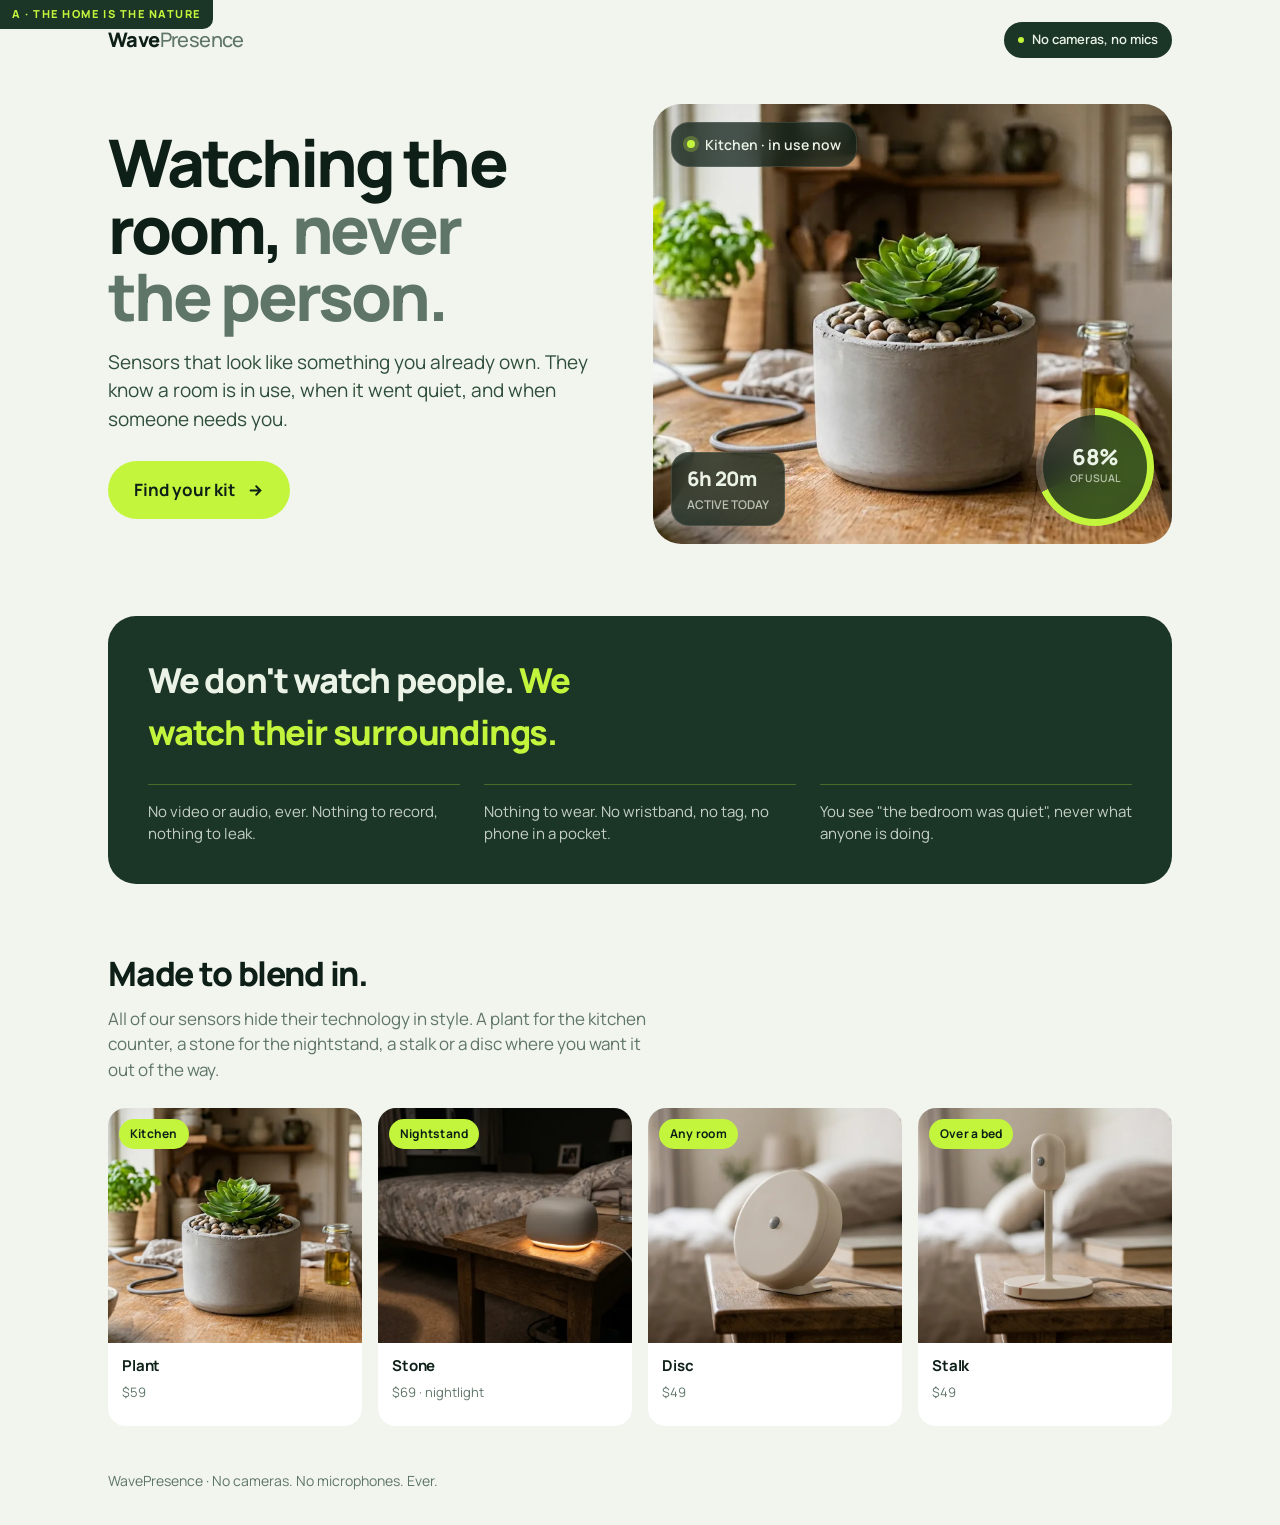
<file: .impeccable/mocks/a.html>
<!DOCTYPE html><html lang="en"><head><meta charset="UTF-8">
<meta name="viewport" content="width=device-width,initial-scale=1">
<title>A — The home is the nature</title>
<link rel="preconnect" href="https://fonts.googleapis.com"><link rel="preconnect" href="https://fonts.gstatic.com" crossorigin>
<link href="https://fonts.googleapis.com/css2?family=Manrope:wght@400;500;600;700;800&display=swap" rel="stylesheet">
<link rel="stylesheet" href="_core.css">
<style>
  .hero{display:grid;grid-template-columns:1fr 1.06fr;gap:56px;align-items:center;padding:24px 0 72px}
  @media(max-width:900px){.hero{grid-template-columns:1fr;gap:34px;padding-bottom:48px}}
  .shot{position:relative;border-radius:var(--r-lg);overflow:hidden;aspect-ratio:4/3.4;background:#DDE4D8}
  .shot img{width:100%;height:100%;object-fit:cover;display:block}
  .float{position:absolute;display:flex;align-items:center;gap:10px;padding:11px 15px;font-size:14px;font-weight:600}
  .float i{width:8px;height:8px;border-radius:50%;background:var(--lime);flex:none;box-shadow:0 0 0 4px rgba(195,245,60,.25)}
  .f1{top:18px;left:18px}
  .f2{bottom:18px;left:18px;flex-direction:column;align-items:flex-start;gap:2px}
  .f2 b{font-size:20px;font-weight:800;letter-spacing:-.02em}
  .f2 span{font-size:12px;color:rgba(234,243,230,.72);font-weight:600}
  .ring{position:absolute;right:18px;bottom:18px;width:118px;height:118px;border-radius:50%;
    display:grid;place-items:center;text-align:center;
    background:conic-gradient(var(--lime) 0 68%, rgba(255,255,255,.22) 68% 100%);padding:7px}
  .ring>div{width:100%;height:100%;border-radius:50%;background:var(--glass);backdrop-filter:blur(14px);
    display:grid;place-items:center;align-content:center;color:#EAF3E6}
  .ring b{font-size:22px;font-weight:800;letter-spacing:-.03em;line-height:1}
  .ring span{font-size:10.5px;font-weight:600;color:rgba(234,243,230,.7);margin-top:3px}
  .band{background:var(--moss);border-radius:var(--r-lg);padding:38px 40px;color:#EAF3E6;margin-bottom:64px}
  .band h2{font-size:clamp(1.5rem,3vw,2.15rem);font-weight:800;letter-spacing:-.035em;max-width:22ch}
  .band h2 em{font-style:normal;color:var(--lime)}
  .band ul{list-style:none;display:grid;grid-template-columns:repeat(3,1fr);gap:24px;margin-top:26px}
  @media(max-width:760px){.band ul{grid-template-columns:1fr;gap:14px}.band{padding:28px 24px}}
  .band li{font-size:15px;color:rgba(234,243,230,.82);padding-top:16px;border-top:1px solid rgba(195,245,60,.28)}
  .grid{display:grid;grid-template-columns:repeat(4,1fr);gap:16px;margin-top:26px}
  @media(max-width:900px){.grid{grid-template-columns:repeat(2,1fr)}}
  .card{position:relative;border-radius:var(--r-md);overflow:hidden;background:var(--paper);aspect-ratio:4/5}
  .card img{width:100%;height:74%;object-fit:cover;display:block}
  .card .cap{padding:12px 14px}
  .card .cap b{display:block;font-size:15px;font-weight:700;letter-spacing:-.01em}
  .card .cap span{font-size:13px;color:var(--ink-3)}
  .card .tag{position:absolute;top:11px;left:11px}
</style></head><body>
<div class="mocklabel">A · THE HOME IS THE NATURE</div>
<div class="wrap">
<header class="site"><div class="mark">Wave<span>Presence</span></div>
  <span class="pill-priv"><i></i>No cameras, no mics</span></header>

<section class="hero">
  <div>
    <h1>Watching the room, <em>never the person.</em></h1>
    <p class="lede">Sensors that look like something you already own. They know a room is in use, when it went quiet, and when someone needs you.</p>
    <button class="cta">Find your kit <svg viewBox="0 0 24 24" fill="none" stroke="currentColor" stroke-width="2.6" stroke-linecap="round"><path d="M5 12h14M13 6l6 6-6 6"/></svg></button>
  </div>
  <figure class="shot">
    <img src="../../assets/devices/plant.webp" alt="A sensor hidden in a planter on a kitchen counter">
    <span class="float glass f1"><i></i>Kitchen · in use now</span>
    <span class="float glass f2"><b>6h 20m</b><span>ACTIVE TODAY</span></span>
    <div class="ring"><div><b>68%</b><span>OF USUAL</span></div></div>
  </figure>
</section>

<div class="band">
  <h2>We don't watch people. <em>We watch their surroundings.</em></h2>
  <ul>
    <li>No video or audio, ever. Nothing to record, nothing to leak.</li>
    <li>Nothing to wear. No wristband, no tag, no phone in a pocket.</li>
    <li>You see "the bedroom was quiet", never what anyone is doing.</li>
  </ul>
</div>

<h2 class="sec-t">Made to blend in.</h2>
<p class="sec-l">All of our sensors hide their technology in style. A plant for the kitchen counter, a stone for the nightstand, a stalk or a disc where you want it out of the way.</p>
<div class="grid">
  <figure class="card"><img src="../../assets/devices/plant.webp" alt=""><span class="chip tag">Kitchen</span><figcaption class="cap"><b>Plant</b><span>$59</span></figcaption></figure>
  <figure class="card"><img src="../../assets/devices/stone.webp" alt=""><span class="chip tag">Nightstand</span><figcaption class="cap"><b>Stone</b><span>$69 · nightlight</span></figcaption></figure>
  <figure class="card"><img src="../../assets/devices/disc.webp" alt=""><span class="chip tag">Any room</span><figcaption class="cap"><b>Disc</b><span>$49</span></figcaption></figure>
  <figure class="card"><img src="../../assets/devices/wand.webp" alt=""><span class="chip tag">Over a bed</span><figcaption class="cap"><b>Stalk</b><span>$49</span></figcaption></figure>
</div>
<footer>WavePresence · No cameras. No microphones. Ever.</footer>
</div></body></html>
</file>
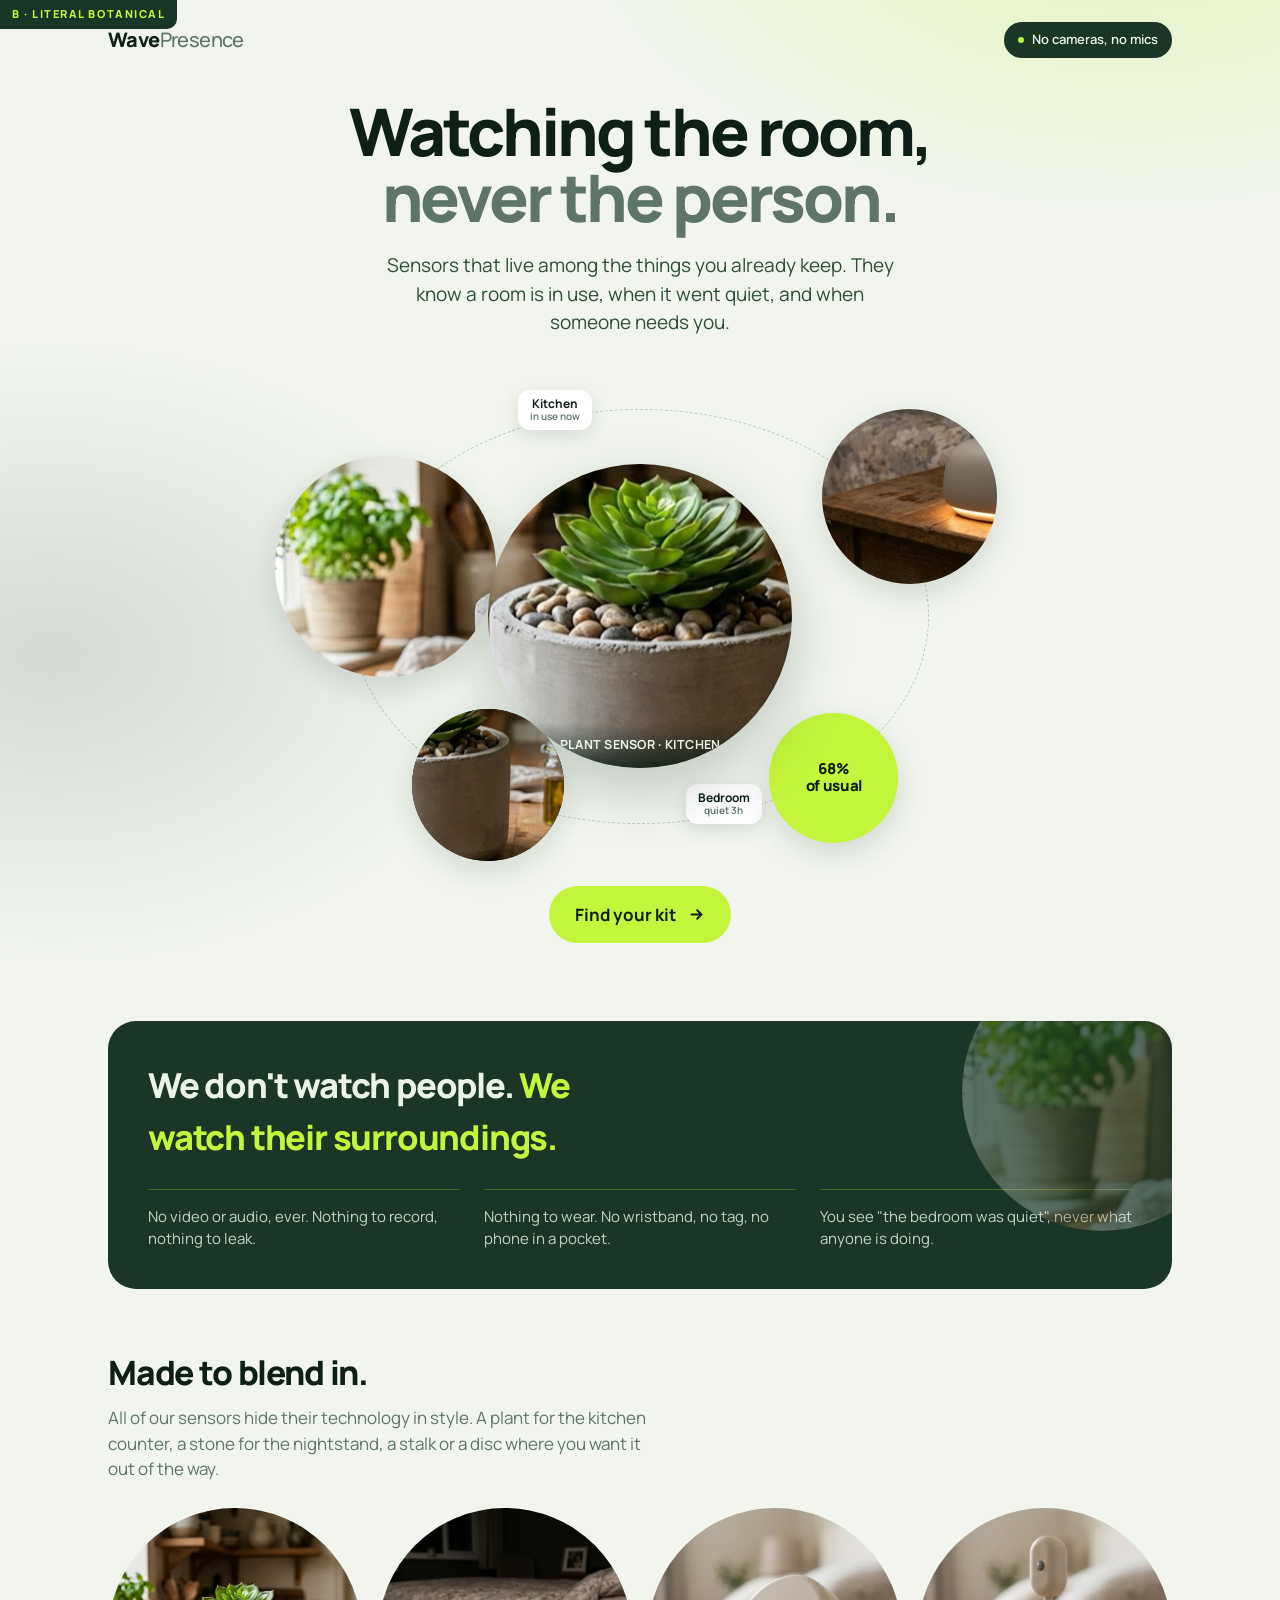
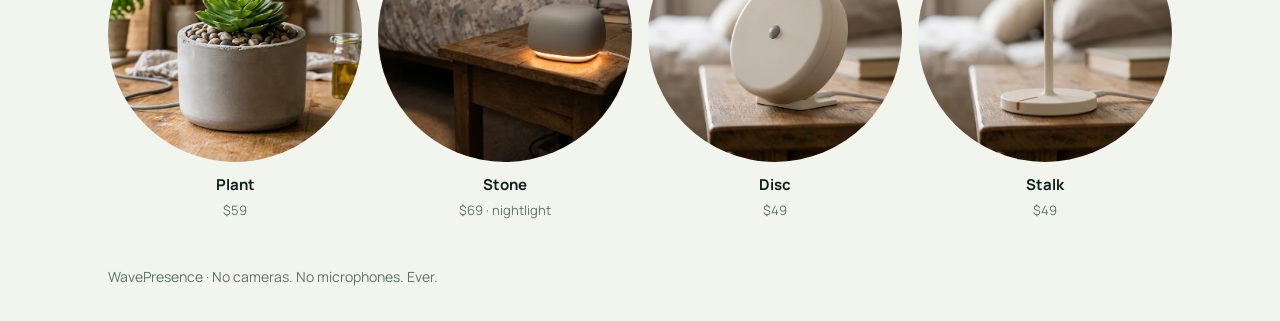
<file: .impeccable/mocks/b.html>
<!DOCTYPE html><html lang="en"><head><meta charset="UTF-8">
<meta name="viewport" content="width=device-width,initial-scale=1">
<title>B — Literal botanical</title>
<link rel="preconnect" href="https://fonts.googleapis.com"><link rel="preconnect" href="https://fonts.gstatic.com" crossorigin>
<link href="https://fonts.googleapis.com/css2?family=Manrope:wght@400;500;600;700;800&display=swap" rel="stylesheet">
<link rel="stylesheet" href="_core.css">
<style>
  body{background:
    radial-gradient(900px 520px at 88% -6%, rgba(195,245,60,.30), transparent 62%),
    radial-gradient(760px 520px at 4% 34%, rgba(27,53,39,.13), transparent 60%),
    var(--ground);}
  .hero{position:relative;padding:18px 0 78px;text-align:center}
  .hero h1{max-width:15ch;margin:0 auto}
  .hero .lede{margin:20px auto 0;text-align:center}
  .orbit{position:relative;width:100%;max-width:760px;margin:44px auto 0;aspect-ratio:1/.62}
  .orbit::before{content:"";position:absolute;inset:6% 12%;border-radius:50%;
    border:1.5px dashed rgba(46,77,58,.28)}
  .bub{position:absolute;border-radius:50%;overflow:hidden;box-shadow:0 10px 30px rgba(20,40,28,.14)}
  .bub img{width:100%;height:100%;object-fit:cover;display:block}
  .b1{width:29%;aspect-ratio:1;left:2%;top:16%}
  .b2{width:20%;aspect-ratio:1;left:20%;bottom:-2%;background:var(--moss)}
  .b3{width:23%;aspect-ratio:1;right:3%;top:6%}
  .b4{width:17%;aspect-ratio:1;right:16%;bottom:2%;background:var(--lime);display:grid;place-items:center}
  .b4 span{font-weight:800;font-size:15px;letter-spacing:-.02em;color:var(--ink);text-align:center;line-height:1.1}
  .core{position:absolute;left:50%;top:50%;transform:translate(-50%,-50%);width:40%;aspect-ratio:1;
    border-radius:50%;overflow:hidden;box-shadow:0 22px 60px rgba(20,40,28,.22)}
  .core img{width:100%;height:100%;object-fit:cover}
  .core .ov{position:absolute;inset:auto 0 0 0;padding:14px;background:linear-gradient(transparent,rgba(14,31,23,.86));
    color:#EAF3E6;font-size:12.5px;font-weight:700;letter-spacing:.02em}
  .datechip{position:absolute;padding:7px 12px;border-radius:12px;background:var(--paper);
    font-size:12px;font-weight:700;box-shadow:0 6px 18px rgba(20,40,28,.12);text-align:center;line-height:1.15}
  .datechip span{display:block;font-size:10px;color:var(--ink-3);font-weight:600}
  .d1{left:34%;top:2%} .d2{right:34%;bottom:6%}
  .cta{margin-top:34px}
  .band{background:var(--moss);border-radius:var(--r-lg);padding:38px 40px;color:#EAF3E6;margin-bottom:58px;position:relative;overflow:hidden}
  .band::after{content:"";position:absolute;right:-70px;top:-70px;width:280px;height:280px;border-radius:50%;
    background:url(bot/herbs.jpg) center/cover;opacity:.30}
  .band h2{font-size:clamp(1.5rem,3vw,2.15rem);font-weight:800;letter-spacing:-.035em;max-width:20ch;position:relative}
  .band h2 em{font-style:normal;color:var(--lime)}
  .band ul{list-style:none;display:grid;grid-template-columns:repeat(3,1fr);gap:24px;margin-top:26px;position:relative}
  @media(max-width:760px){.band ul{grid-template-columns:1fr;gap:14px}.band{padding:28px 24px}}
  .band li{font-size:15px;color:rgba(234,243,230,.82);padding-top:16px;border-top:1px solid rgba(195,245,60,.28)}
  .grid{display:grid;grid-template-columns:repeat(4,1fr);gap:16px;margin-top:26px}
  @media(max-width:900px){.grid{grid-template-columns:repeat(2,1fr)}}
  .card{text-align:center}
  .card .ph{border-radius:50%;overflow:hidden;aspect-ratio:1;background:var(--paper)}
  .card .ph img{width:100%;height:100%;object-fit:cover;display:block}
  .card b{display:block;margin-top:12px;font-size:15px;font-weight:700}
  .card span{font-size:13px;color:var(--ink-3)}
</style></head><body>
<div class="mocklabel">B · LITERAL BOTANICAL</div>
<div class="wrap">
<header class="site"><div class="mark">Wave<span>Presence</span></div>
  <span class="pill-priv"><i></i>No cameras, no mics</span></header>

<section class="hero">
  <h1>Watching the room, <em>never the person.</em></h1>
  <p class="lede">Sensors that live among the things you already keep. They know a room is in use, when it went quiet, and when someone needs you.</p>
  <div class="orbit">
    <span class="datechip d1">Kitchen<span>in use now</span></span>
    <span class="datechip d2">Bedroom<span>quiet 3h</span></span>
    <div class="bub b1"><img src="bot/herbs.jpg" alt=""></div>
    <div class="bub b2"><img src="bot/pot.jpg" alt=""></div>
    <div class="bub b3"><img src="bot/glow.jpg" alt=""></div>
    <div class="bub b4"><span>68%<br>of usual</span></div>
    <div class="core"><img src="bot/succulent.jpg" alt="A succulent hiding a sensor"><div class="ov">PLANT SENSOR · KITCHEN</div></div>
  </div>
  <button class="cta">Find your kit <svg viewBox="0 0 24 24" fill="none" stroke="currentColor" stroke-width="2.6" stroke-linecap="round"><path d="M5 12h14M13 6l6 6-6 6"/></svg></button>
</section>

<div class="band">
  <h2>We don't watch people. <em>We watch their surroundings.</em></h2>
  <ul>
    <li>No video or audio, ever. Nothing to record, nothing to leak.</li>
    <li>Nothing to wear. No wristband, no tag, no phone in a pocket.</li>
    <li>You see "the bedroom was quiet", never what anyone is doing.</li>
  </ul>
</div>

<h2 class="sec-t">Made to blend in.</h2>
<p class="sec-l">All of our sensors hide their technology in style. A plant for the kitchen counter, a stone for the nightstand, a stalk or a disc where you want it out of the way.</p>
<div class="grid">
  <figure class="card"><div class="ph"><img src="../../assets/devices/plant.webp" alt=""></div><b>Plant</b><span>$59</span></figure>
  <figure class="card"><div class="ph"><img src="../../assets/devices/stone.webp" alt=""></div><b>Stone</b><span>$69 · nightlight</span></figure>
  <figure class="card"><div class="ph"><img src="../../assets/devices/disc.webp" alt=""></div><b>Disc</b><span>$49</span></figure>
  <figure class="card"><div class="ph"><img src="../../assets/devices/wand.webp" alt=""></div><b>Stalk</b><span>$49</span></figure>
</div>
<footer>WavePresence · No cameras. No microphones. Ever.</footer>
</div></body></html>
</file>
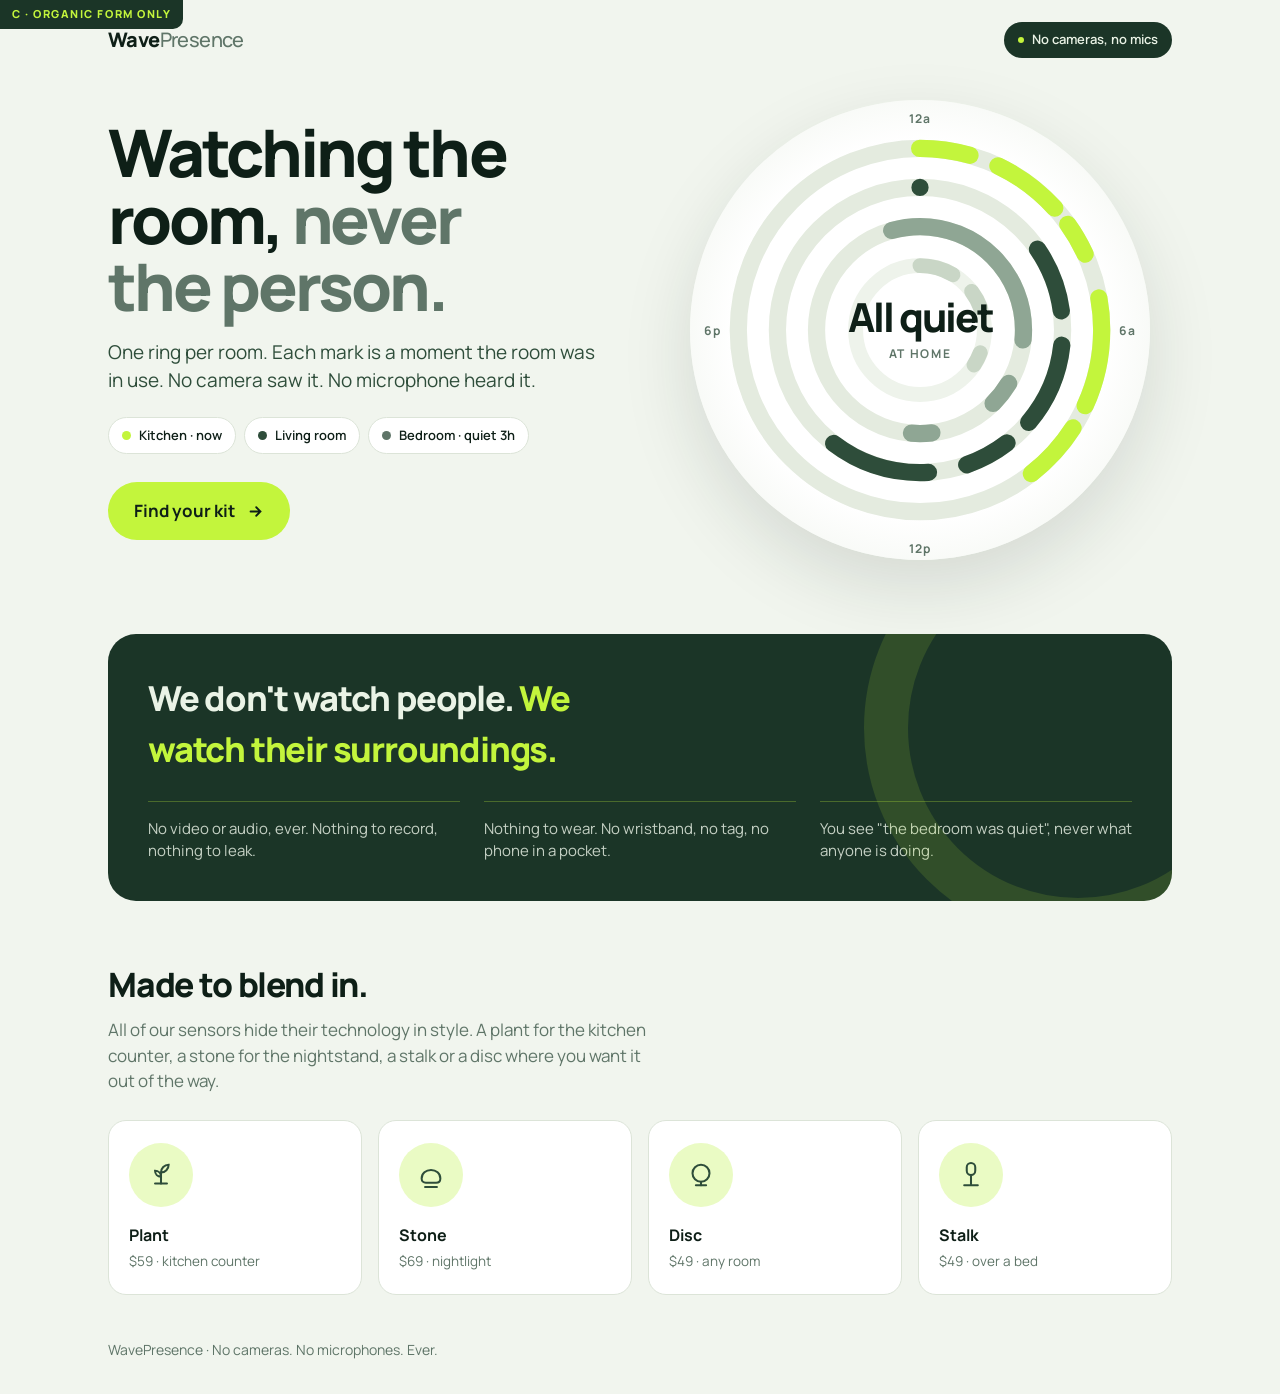
<file: .impeccable/mocks/c.html>
<!DOCTYPE html><html lang="en"><head><meta charset="UTF-8">
<meta name="viewport" content="width=device-width,initial-scale=1">
<title>C — Organic form only</title>
<link rel="preconnect" href="https://fonts.googleapis.com"><link rel="preconnect" href="https://fonts.gstatic.com" crossorigin>
<link href="https://fonts.googleapis.com/css2?family=Manrope:wght@400;500;600;700;800&display=swap" rel="stylesheet">
<link rel="stylesheet" href="_core.css">
<style>
  .hero{display:grid;grid-template-columns:1fr 1fr;gap:56px;align-items:center;padding:20px 0 74px}
  @media(max-width:900px){.hero{grid-template-columns:1fr;gap:30px;padding-bottom:44px}}
  .dial{position:relative;width:100%;max-width:460px;justify-self:center;
    background:radial-gradient(circle at 50% 50%, #FFFFFF 0 58%, #EAF0E6 100%);
    border-radius:50%;aspect-ratio:1;box-shadow:0 26px 70px rgba(20,40,28,.13)}
  .dial svg{width:100%;height:100%;display:block}
  .dial .mid{position:absolute;inset:0;display:grid;place-content:center;text-align:center;pointer-events:none}
  .dial .mid b{display:block;font-size:clamp(1.7rem,4vw,2.5rem);font-weight:800;letter-spacing:-.05em;line-height:1}
  .dial .mid span{display:block;font-size:12px;font-weight:700;letter-spacing:.14em;color:var(--ink-3);margin-top:8px}
  .legend{display:flex;flex-wrap:wrap;gap:8px;margin-top:22px}
  .lg{display:inline-flex;align-items:center;gap:8px;font-size:13px;font-weight:600;background:var(--paper);
    padding:8px 13px;border-radius:999px;border:1px solid var(--line)}
  .lg i{width:9px;height:9px;border-radius:50%;display:block}
  .band{background:var(--moss);border-radius:var(--r-lg);padding:38px 40px;color:#EAF3E6;margin-bottom:58px;position:relative;overflow:hidden}
  .band::after{content:"";position:absolute;right:-120px;top:-120px;width:340px;height:340px;border-radius:50%;
    border:44px solid rgba(195,245,60,.13)}
  .band h2{font-size:clamp(1.5rem,3vw,2.15rem);font-weight:800;letter-spacing:-.035em;max-width:20ch;position:relative}
  .band h2 em{font-style:normal;color:var(--lime)}
  .band ul{list-style:none;display:grid;grid-template-columns:repeat(3,1fr);gap:24px;margin-top:26px;position:relative}
  @media(max-width:760px){.band ul{grid-template-columns:1fr;gap:14px}.band{padding:28px 24px}}
  .band li{font-size:15px;color:rgba(234,243,230,.82);padding-top:16px;border-top:1px solid rgba(195,245,60,.28)}
  .grid{display:grid;grid-template-columns:repeat(4,1fr);gap:16px;margin-top:26px}
  @media(max-width:900px){.grid{grid-template-columns:repeat(2,1fr)}}
  .card{background:var(--paper);border-radius:var(--r-md);padding:22px 20px;border:1px solid var(--line)}
  .glyph{width:64px;height:64px;border-radius:50%;background:var(--lime-wash);display:grid;place-items:center;margin-bottom:16px}
  .glyph svg{width:34px;height:34px}
  .card b{display:block;font-size:16px;font-weight:700}
  .card span{font-size:13.5px;color:var(--ink-3)}
</style></head><body>
<div class="mocklabel">C · ORGANIC FORM ONLY</div>
<div class="wrap">
<header class="site"><div class="mark">Wave<span>Presence</span></div>
  <span class="pill-priv"><i></i>No cameras, no mics</span></header>

<section class="hero">
  <div>
    <h1>Watching the room, <em>never the person.</em></h1>
    <p class="lede">One ring per room. Each mark is a moment the room was in use. No camera saw it. No microphone heard it.</p>
    <div class="legend">
      <span class="lg"><i style="background:var(--lime)"></i>Kitchen · now</span>
      <span class="lg"><i style="background:var(--ink-2)"></i>Living room</span>
      <span class="lg"><i style="background:var(--ink-3)"></i>Bedroom · quiet 3h</span>
    </div>
    <button class="cta">Find your kit <svg viewBox="0 0 24 24" fill="none" stroke="currentColor" stroke-width="2.6" stroke-linecap="round"><path d="M5 12h14M13 6l6 6-6 6"/></svg></button>
  </div>
  <div class="dial">
    <svg viewBox="0 0 400 400" aria-label="Room activity through the day">
      <g transform="rotate(-90 200 200)" fill="none" stroke-linecap="round">
        <circle cx="200" cy="200" r="158" stroke="#E4EBDF" stroke-width="15"/>
        <circle cx="200" cy="200" r="158" stroke="var(--lime)" stroke-width="15"
          stroke-dasharray="44 26 62 18 30 40 96 22 54 600"/>
        <circle cx="200" cy="200" r="124" stroke="#E4EBDF" stroke-width="15"/>
        <circle cx="200" cy="200" r="124" stroke="#2E4D3A" stroke-width="15"
          stroke-dasharray="0 120 58 30 74 26 40 34 88 400"/>
        <circle cx="200" cy="200" r="90" stroke="#E4EBDF" stroke-width="15"/>
        <circle cx="200" cy="200" r="90" stroke="#8FA694" stroke-width="15"
          stroke-dasharray="150 40 22 60 18 250"/>
        <circle cx="200" cy="200" r="56" stroke="#EEF3EB" stroke-width="13"/>
        <circle cx="200" cy="200" r="56" stroke="#C9D6C6" stroke-width="13" stroke-dasharray="30 22 16 40 12 300"/>
      </g>
      <g font-family="Manrope" font-size="10.5" font-weight="700" fill="#5F7568" letter-spacing=".08em">
        <text x="200" y="20" text-anchor="middle">12a</text>
        <text x="388" y="204" text-anchor="end">6a</text>
        <text x="200" y="394" text-anchor="middle">12p</text>
        <text x="12" y="204">6p</text>
      </g>
    </svg>
    <div class="mid"><b>All quiet</b><span>AT HOME</span></div>
  </div>
</section>

<div class="band">
  <h2>We don't watch people. <em>We watch their surroundings.</em></h2>
  <ul>
    <li>No video or audio, ever. Nothing to record, nothing to leak.</li>
    <li>Nothing to wear. No wristband, no tag, no phone in a pocket.</li>
    <li>You see "the bedroom was quiet", never what anyone is doing.</li>
  </ul>
</div>

<h2 class="sec-t">Made to blend in.</h2>
<p class="sec-l">All of our sensors hide their technology in style. A plant for the kitchen counter, a stone for the nightstand, a stalk or a disc where you want it out of the way.</p>
<div class="grid">
  <figure class="card"><div class="glyph"><svg viewBox="0 0 40 40" fill="none" stroke="#2E4D3A" stroke-width="2.4" stroke-linecap="round"><path d="M20 30V17"/><path d="M20 17c0-5 4-9 9-9 0 5-4 9-9 9Z"/><path d="M20 22c0-4-3-7-7-7 0 4 3 7 7 7Z"/><path d="M13 30h14"/></svg></div><b>Plant</b><span>$59 · kitchen counter</span></figure>
  <figure class="card"><div class="glyph"><svg viewBox="0 0 40 40" fill="none" stroke="#2E4D3A" stroke-width="2.4" stroke-linecap="round"><path d="M9 24c0-6 5-10 11-10s11 4 11 10c0 3-2 5-5 5H14c-3 0-5-2-5-5Z"/><path d="M13 34h14"/></svg></div><b>Stone</b><span>$69 · nightlight</span></figure>
  <figure class="card"><div class="glyph"><svg viewBox="0 0 40 40" fill="none" stroke="#2E4D3A" stroke-width="2.4" stroke-linecap="round"><circle cx="20" cy="18" r="10"/><path d="M14 32h12"/><path d="M20 28v4"/></svg></div><b>Disc</b><span>$49 · any room</span></figure>
  <figure class="card"><div class="glyph"><svg viewBox="0 0 40 40" fill="none" stroke="#2E4D3A" stroke-width="2.4" stroke-linecap="round"><rect x="15" y="6" width="10" height="14" rx="5"/><path d="M20 20v11"/><path d="M12 32h16"/></svg></div><b>Stalk</b><span>$49 · over a bed</span></figure>
</div>
<footer>WavePresence · No cameras. No microphones. Ever.</footer>
</div></body></html>
</file>
<file: assets/organic.css>
/* WavePresence — ORGANIC TECH
   The shared visual world. Both the landing page and /start link this file.
   Page-specific components stay in each page's own <style> block. */

:root {
  --ground:#F1F5EE; --ground-2:#E7EDE3; --paper:#FFFFFF;
  --ink:#0E1F17; --ink-2:#2E4D3A; --ink-3:#5F7568; --ink-4:#8FA694;
  --line:#DCE4D8; --line-soft:#E7EDE3;
  --lime:#C3F53C; --lime-deep:#A8DC1E; --lime-wash:#EDFBCE;
  --moss:#1B3527; --moss-2:#254735;
  --glass:rgba(14,31,23,.76);
  --r-lg:28px; --r-md:18px; --r-sm:12px;
  --f:'Manrope',-apple-system,system-ui,'Segoe UI',sans-serif;
}
* { box-sizing: border-box; margin: 0; padding: 0; }
html { scroll-behavior: smooth; }
body {
  background: var(--ground); color: var(--ink); font-family: var(--f);
  font-size: 17px; line-height: 1.5; -webkit-font-smoothing: antialiased;
}
/* Ambient rings. The same concentric arcs the product uses to draw a day,
   held far back so they read as ground, never as content. Fixed so they stay
   put on a long page; pointer-events off; behind everything. */
body::before {
  content: ""; position: fixed; inset: 0; z-index: -1; pointer-events: none;
  background:
    radial-gradient(circle at 86% 4%, transparent 0 286px, rgba(46,77,58,.055) 286px 350px, transparent 350px),
    radial-gradient(circle at 86% 4%, transparent 0 430px, rgba(46,77,58,.04) 430px 478px, transparent 478px),
    radial-gradient(circle at 86% 4%, transparent 0 560px, rgba(46,77,58,.028) 560px 596px, transparent 596px),
    radial-gradient(circle at 2% 74%, transparent 0 214px, rgba(46,77,58,.05) 214px 272px, transparent 272px),
    radial-gradient(circle at 2% 74%, transparent 0 342px, rgba(46,77,58,.034) 342px 384px, transparent 384px);
}
@media (max-width: 700px) {
  body::before {
    background:
      radial-gradient(circle at 92% 3%, transparent 0 180px, rgba(46,77,58,.05) 180px 228px, transparent 228px),
      radial-gradient(circle at 92% 3%, transparent 0 286px, rgba(46,77,58,.032) 286px 320px, transparent 320px),
      radial-gradient(circle at -6% 78%, transparent 0 160px, rgba(46,77,58,.042) 160px 205px, transparent 205px);
  }
}

a { color: inherit; }
button, input, select { font: inherit; color: inherit; }

/* Masthead */
header.site {
  display: flex; align-items: center; justify-content: space-between;
  padding: 22px 24px; max-width: 780px; width: 100%; margin: 0 auto;
}
.wordmark { font-size: 20px; font-weight: 800; letter-spacing: -.035em; text-decoration: none; }
.wordmark em { font-style: normal; font-weight: 500; color: var(--ink-3); }
.privacy-pill {
  font-size: 12px; font-weight: 700; color: #EAF3E6; background: var(--moss);
  padding: 9px 15px; border-radius: 999px; display: flex; gap: 9px; align-items: center;
  white-space: nowrap; flex: none;
}
.privacy-pill svg { width: 14px; height: 14px; color: var(--lime); }
@media (max-width: 358px) { .privacy-pill span { display: none; } }

/* Type */
h1:focus, h2:focus { outline: none; }
h1, h2 { font-weight: 800; letter-spacing: -.045em; line-height: 1.03; text-wrap: balance; }
h1 { font-size: clamp(2.3rem, 6.4vw, 3.5rem); margin-bottom: 16px; }
h2 { font-size: clamp(1.9rem, 5.4vw, 2.6rem); margin-bottom: 10px; }
h1 em, h2 em { font-style: normal; color: var(--ink-3); }
.lede { color: var(--ink-2); font-size: 18px; max-width: 56ch; margin-bottom: 30px; }
.hint { font-size: 14px; color: var(--ink-3); margin-top: 10px; }

/* Buttons — lime is the primary action and the live signal, nothing else. */
.btn { display: inline-flex; align-items: center; gap: 11px; padding: 16px 27px; border-radius: 999px;
  border: 0; background: var(--lime); color: var(--ink); font-weight: 800; font-size: 17px;
  letter-spacing: -.01em; cursor: pointer; text-decoration: none;
  transition: background 160ms ease, transform 120ms ease; }
.btn:active { transform: translateY(1px); }
.btn:disabled { opacity: .5; cursor: default; }
.btn:focus-visible, input:focus-visible, select:focus-visible, [role="radio"]:focus-visible,
[role="checkbox"]:focus-visible { outline: 3px solid var(--lime); outline-offset: 2px; }

/* Selects wear the world's chevron, not the platform's. */
select { appearance: none; -webkit-appearance: none; border-radius: var(--r-sm);
  border: 1.5px solid var(--line); background-color: var(--paper); cursor: pointer;
  background-image: url("data:image/svg+xml,%3Csvg xmlns='http://www.w3.org/2000/svg' viewBox='0 0 24 24' fill='none' stroke='%232E4D3A' stroke-width='2.6' stroke-linecap='round' stroke-linejoin='round'%3E%3Cpath d='M6 9l6 6 6-6'/%3E%3C/svg%3E");
  background-repeat: no-repeat; background-position: right 14px center; background-size: 16px;
  padding-right: 42px; }
select:focus { border-color: var(--ink-2); box-shadow: 0 0 0 4px rgba(195,245,60,.4); outline: none; }

/* One error voice for both pages. */
.error { color: #A8452B; font-size: 14px; margin-top: 8px; display: none; font-weight: 600; }
.error.show { display: block; }
input[aria-invalid="true"] { border-color: #A8452B; }
.btn svg { width: 16px; height: 16px; }
.btn.ghost { background: transparent; color: var(--ink-2); padding-left: 10px; font-weight: 700; }
.btn.sage { background: var(--moss); color: #EAF3E6; }

/* Moss slab — the privacy statement, and any passage that must stop the scroll. */
.band { background: var(--moss); color: #EAF3E6; border-radius: var(--r-lg); padding: 38px 40px;
  margin-top: 40px; position: relative; overflow: hidden; }
.band::after { content: ""; position: absolute; right: -130px; top: -130px; width: 340px; height: 340px;
  border-radius: 50%; border: 46px solid rgba(195,245,60,.12); pointer-events: none; }
@media (max-width: 640px) { .band { padding: 28px 24px; } }
.band strong { display: block; font-size: clamp(1.5rem, 4.4vw, 2.15rem); font-weight: 800;
  letter-spacing: -.04em; line-height: 1.08; max-width: 20ch; margin-bottom: 14px; position: relative; }
.band strong em { font-style: normal; color: var(--lime); }
.band p { color: rgba(234,243,230,.8); font-size: 16px; max-width: 58ch; position: relative; }
.band ul { list-style: none; margin-top: 26px; display: grid; grid-template-columns: repeat(3, 1fr);
  gap: 22px; position: relative; }
@media (max-width: 720px) { .band ul { grid-template-columns: 1fr; gap: 14px; } }
.band li { display: block; font-size: 14px; color: rgba(234,243,230,.82);
  padding-top: 15px; border-top: 1px solid rgba(195,245,60,.3); }
.band li svg { display: none; }

/* Device gallery */
.gallery-title { font-size: clamp(1.5rem, 4.4vw, 2.15rem); font-weight: 800; letter-spacing: -.04em;
  margin: 44px 0 8px; }
.gallery-lede { color: var(--ink-2); max-width: 58ch; margin-bottom: 4px; }
.gallery { display: grid; grid-template-columns: 1fr 1fr; gap: 14px; margin-top: 18px; }
@media (max-width: 560px) { .gallery { grid-template-columns: 1fr; } }
.gallery figure { margin: 0; border-radius: var(--r-md); overflow: hidden; background: var(--paper);
  border: 1px solid var(--line-soft); }
.gallery img { display: block; width: 100%; aspect-ratio: 16/10; object-fit: cover; }
.gallery figcaption { padding: 13px 16px 15px; font-size: 14px; color: var(--ink-2); }
.gallery figcaption b { color: var(--ink); font-weight: 800; letter-spacing: -.015em; }
.gallery + h2 { margin-top: 46px; }

/* Tick marks sit ON lime, so they are drawn in ink. A white tick on #C3F53C is
   invisible — this rule beats the inline stroke attribute on every check icon. */
.mark svg, .box svg { stroke: var(--ink); stroke-width: 3.4; }

/* Small lime tag used over photography and beside a live reading. */
.chip { display: inline-flex; align-items: center; gap: 7px; font-size: 12px; font-weight: 800;
  letter-spacing: .02em; padding: 6px 12px; border-radius: 999px; background: var(--lime); color: var(--ink); }
.glass { background: var(--glass); backdrop-filter: blur(14px); -webkit-backdrop-filter: blur(14px);
  color: #EAF3E6; border: 1px solid rgba(255,255,255,.14); border-radius: var(--r-md); }

footer { text-align: center; color: var(--ink-3); font-size: 14px; padding: 26px; }
.sr { position: absolute; width: 1px; height: 1px; overflow: hidden; clip: rect(0 0 0 0); }

/* The world's one authored motion: content settles in the way a reading lands,
   fast out of the gate and slow into place. Content is visible without JS. */
.settle { opacity: 0; transform: translateY(22px); }
.settle.in { opacity: 1; transform: none;
  transition: opacity 620ms cubic-bezier(.16,1,.3,1), transform 620ms cubic-bezier(.16,1,.3,1); }
@media (prefers-reduced-motion: reduce) {
  .settle, .settle.in { opacity: 1; transform: none; transition: none; }
}

@media (hover: hover) and (pointer: fine) {
  .btn:hover { background: var(--lime-deep); }
  .btn.ghost:hover { background: var(--ground-2); color: var(--ink); }
  .btn.sage:hover { background: var(--moss-2); }
}
</file>
<file: assets/styles.css>
:root {
  --bg: #ffffff;
  --fg: #1a1a1a;
  --muted: #6b6b6b;
  --accent: #2d6cdf;
  --border: #e6e6e6;
  --max-width: 640px;
}

@media (prefers-color-scheme: dark) {
  :root {
    --bg: #0e0e10;
    --fg: #f0f0f0;
    --muted: #a0a0a0;
    --accent: #5c8aff;
    --border: #2a2a2e;
  }
}

* {
  box-sizing: border-box;
}

html, body {
  margin: 0;
  padding: 0;
  background: var(--bg);
  color: var(--fg);
  font-family: -apple-system, BlinkMacSystemFont, "Segoe UI", Roboto, Helvetica, Arial, sans-serif;
  font-size: 17px;
  line-height: 1.6;
  -webkit-font-smoothing: antialiased;
}

main {
  max-width: var(--max-width);
  margin: 0 auto;
  padding: 64px 24px 96px;
}

header.brand {
  display: flex;
  align-items: center;
  gap: 12px;
  margin-bottom: 48px;
  color: var(--accent);
}

header.brand svg {
  width: 40px;
  height: 40px;
}

header.brand .wordmark {
  font-size: 22px;
  font-weight: 600;
  letter-spacing: -0.01em;
  color: var(--fg);
}

h1 {
  font-size: 32px;
  line-height: 1.2;
  font-weight: 700;
  letter-spacing: -0.02em;
  margin: 0 0 16px;
}

p {
  margin: 0 0 16px;
  color: var(--fg);
}

p.muted {
  color: var(--muted);
}

a.cta {
  display: inline-block;
  margin-top: 16px;
  padding: 14px 24px;
  background: var(--accent);
  color: white;
  border-radius: 10px;
  text-decoration: none;
  font-weight: 600;
}

a.cta:hover {
  opacity: 0.9;
}

a.cta:focus-visible {
  outline: 3px solid var(--accent);
  outline-offset: 3px;
}

footer {
  margin-top: 64px;
  padding-top: 24px;
  border-top: 1px solid var(--border);
  color: var(--muted);
  font-size: 14px;
}

footer a {
  color: var(--muted);
  text-decoration: underline;
}
</file>
<file: .impeccable/mocks/_core.css>
/* Shared skeleton so the three mocks differ ONLY in nature treatment. */
:root{
  --ground:#F1F5EE; --paper:#FFFFFF;
  --ink:#0E1F17; --ink-2:#2E4D3A; --ink-3:#5F7568;
  --line:#DCE4D8;
  --lime:#C3F53C; --lime-deep:#A8DC1E; --lime-wash:#EAFBC4;
  --moss:#1B3527; --moss-2:#254735;
  --glass:rgba(14,31,23,.74);
  --r-lg:28px; --r-md:18px; --r-sm:12px;
  --f:'Manrope',-apple-system,system-ui,sans-serif;
}
*{box-sizing:border-box;margin:0;padding:0}
body{background:var(--ground);color:var(--ink);font-family:var(--f);font-size:17px;line-height:1.5;-webkit-font-smoothing:antialiased}
.wrap{max-width:1120px;margin:0 auto;padding:0 28px}
header.site{display:flex;align-items:center;justify-content:space-between;padding:22px 0}
.mark{font-weight:800;font-size:20px;letter-spacing:-.03em}
.mark span{color:var(--ink-3);font-weight:500}
.pill-priv{display:inline-flex;align-items:center;gap:8px;font-size:13px;font-weight:600;
  background:var(--moss);color:#EAF3E6;padding:8px 14px;border-radius:999px}
.pill-priv i{width:6px;height:6px;border-radius:50%;background:var(--lime);display:block}
h1{font-size:clamp(2.4rem,5.2vw,4.1rem);line-height:1.02;letter-spacing:-.045em;font-weight:800;text-wrap:balance}
h1 em{font-style:normal;color:var(--ink-3)}
.lede{color:var(--ink-2);font-size:19px;max-width:44ch;margin-top:18px}
.cta{display:inline-flex;align-items:center;gap:12px;margin-top:28px;background:var(--lime);color:var(--ink);
  border:0;font:inherit;font-weight:700;font-size:17px;padding:16px 26px;border-radius:999px;cursor:pointer}
.cta svg{width:17px;height:17px}
.cta:hover{background:var(--lime-deep)}
.sec-t{font-size:clamp(1.5rem,3vw,2.1rem);font-weight:800;letter-spacing:-.035em;margin-bottom:8px}
.sec-l{color:var(--ink-3);max-width:56ch}
.chip{display:inline-flex;align-items:center;gap:7px;font-size:12px;font-weight:700;letter-spacing:.02em;
  padding:6px 11px;border-radius:999px;background:var(--lime);color:var(--ink)}
.glass{background:var(--glass);backdrop-filter:blur(14px);-webkit-backdrop-filter:blur(14px);
  color:#EAF3E6;border-radius:var(--r-md);border:1px solid rgba(255,255,255,.12)}
.mocklabel{position:fixed;left:0;top:0;background:var(--moss);color:var(--lime);font-size:11px;font-weight:800;
  letter-spacing:.14em;padding:6px 12px;border-bottom-right-radius:10px;z-index:99}
footer{padding:44px 0 34px;color:var(--ink-3);font-size:14px}
</file>
